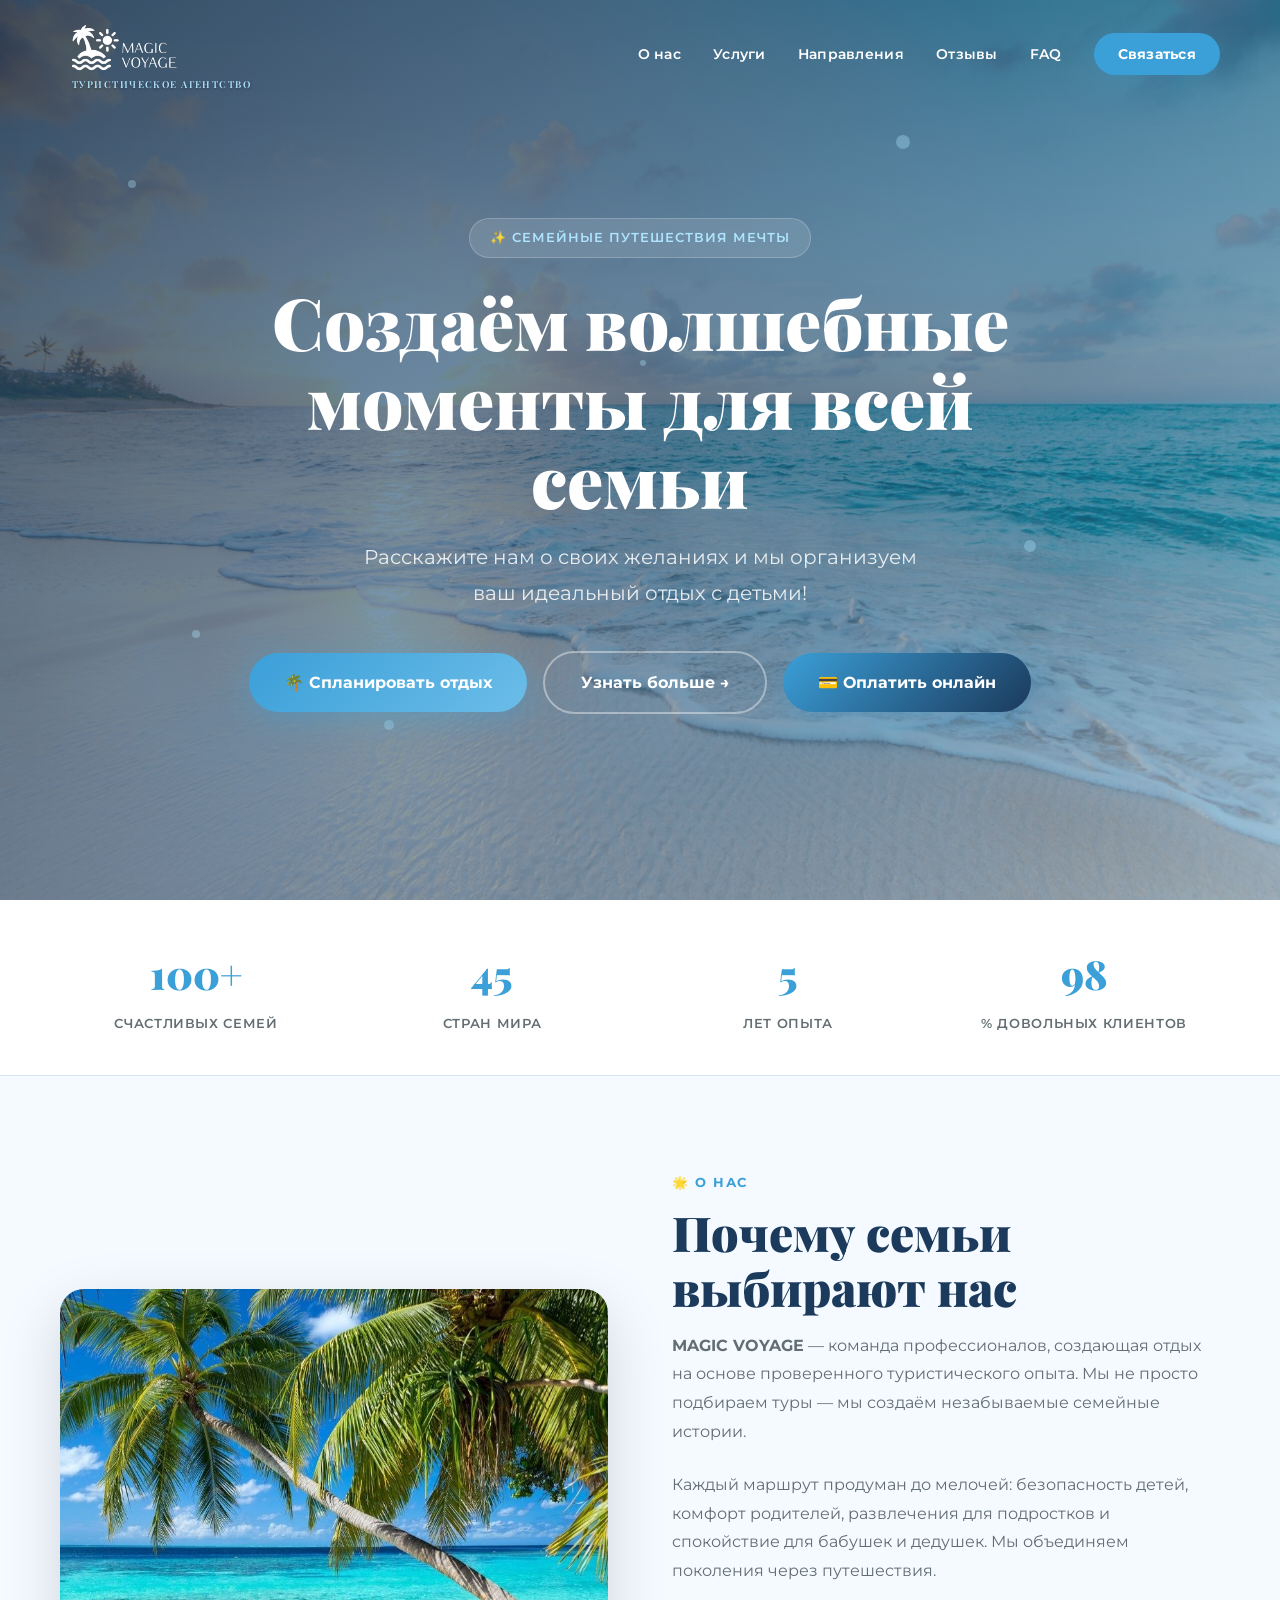
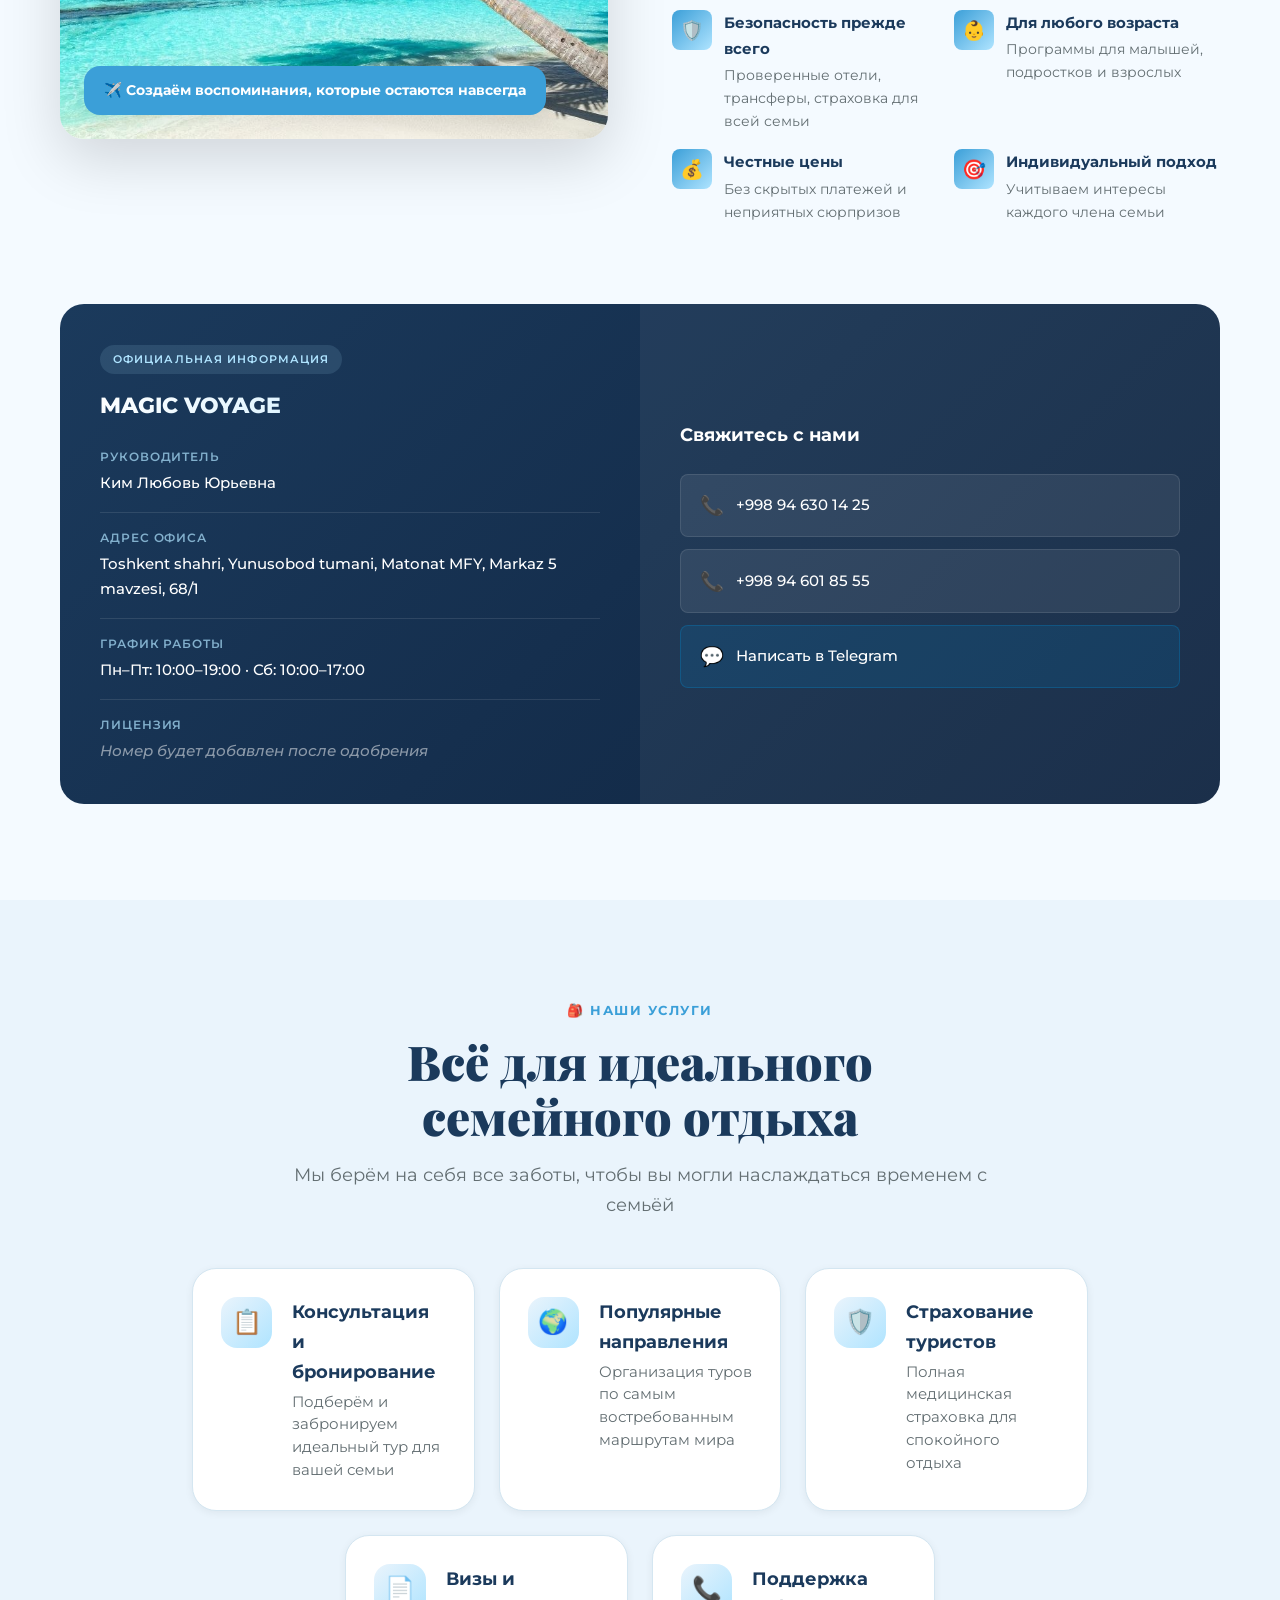
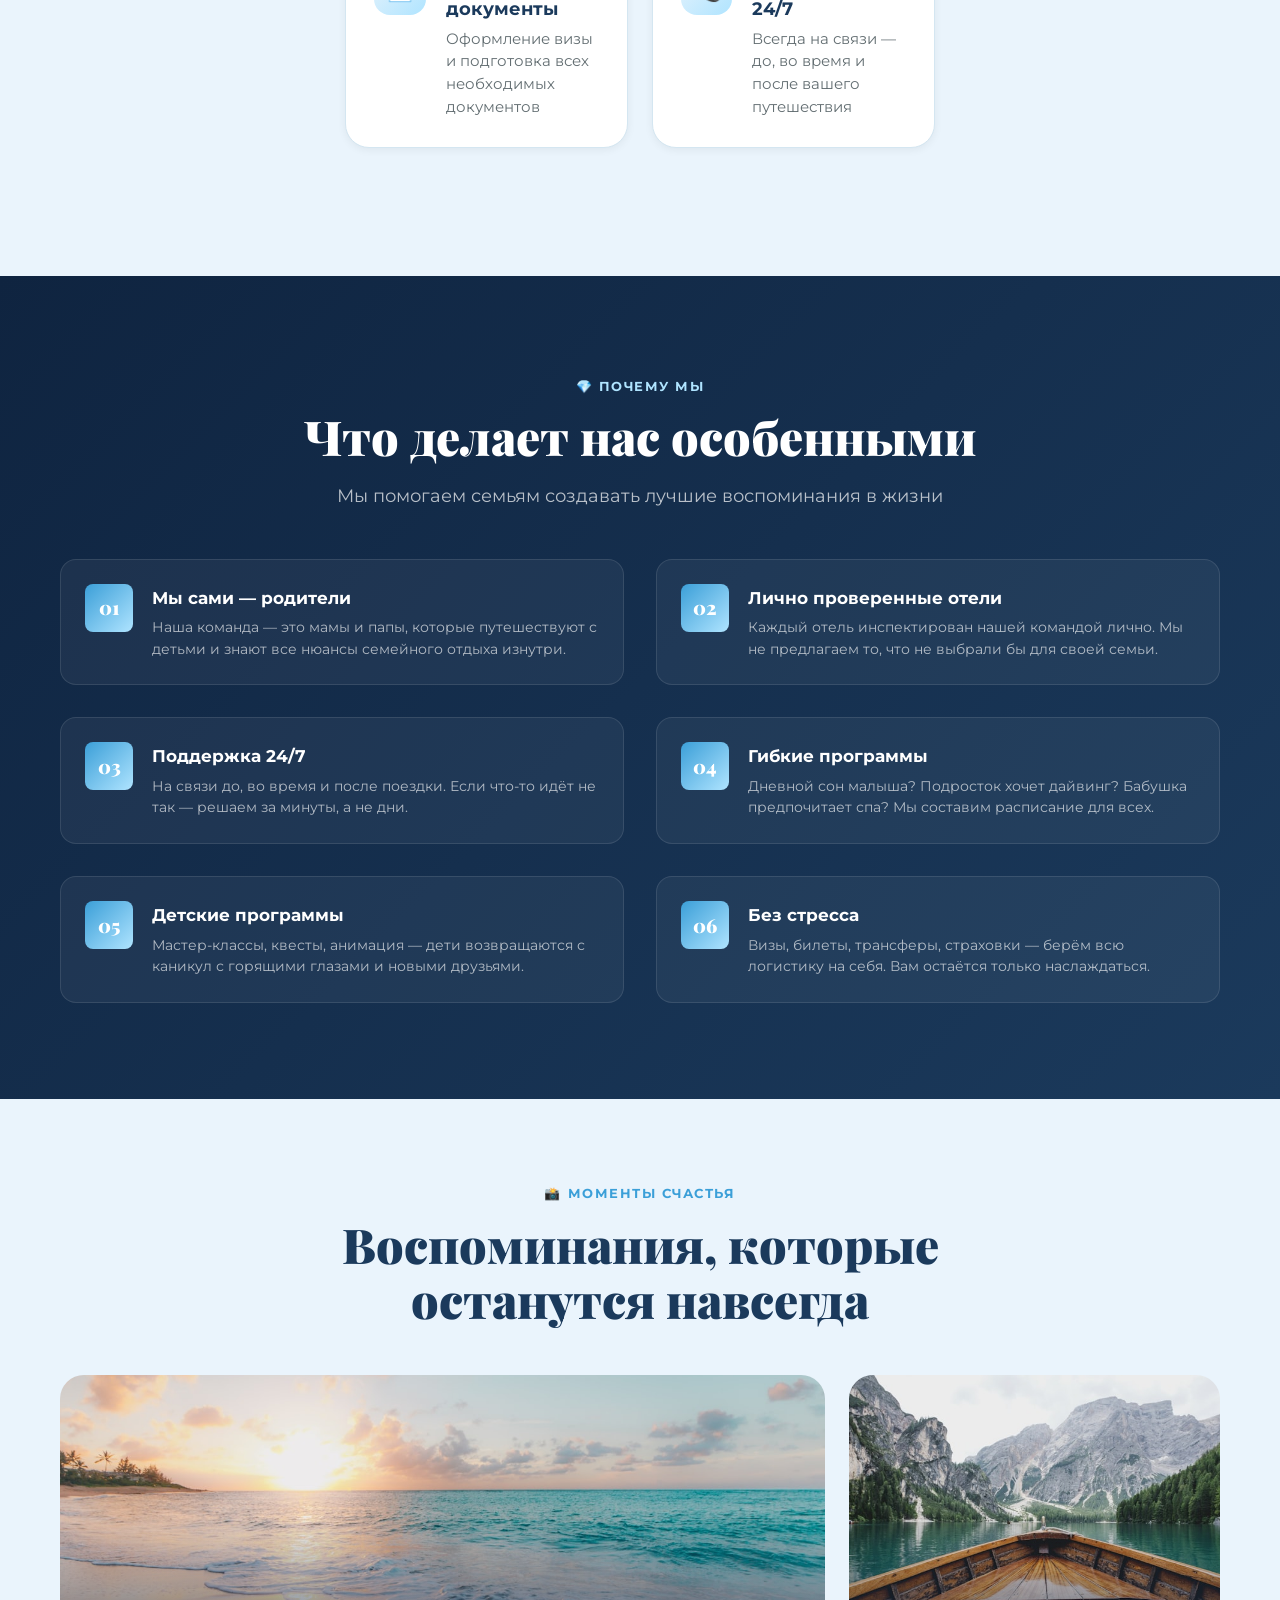
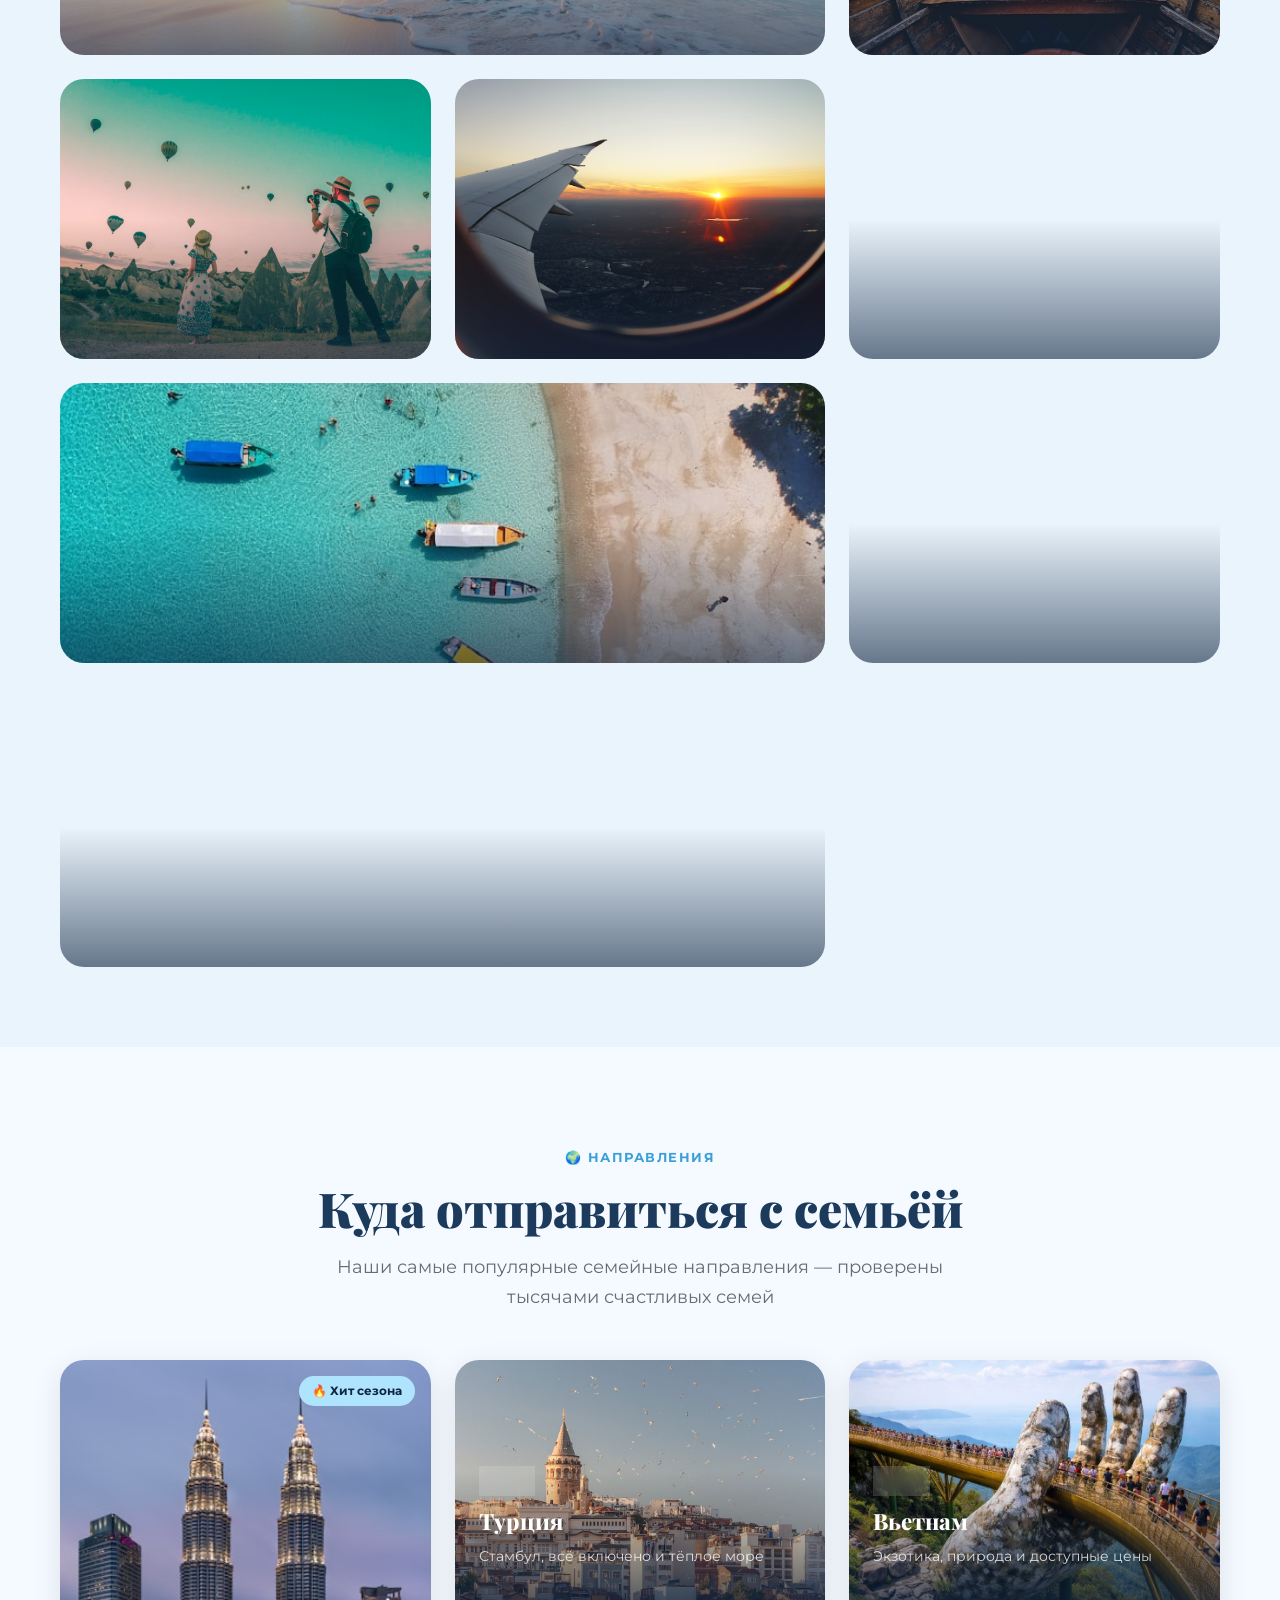
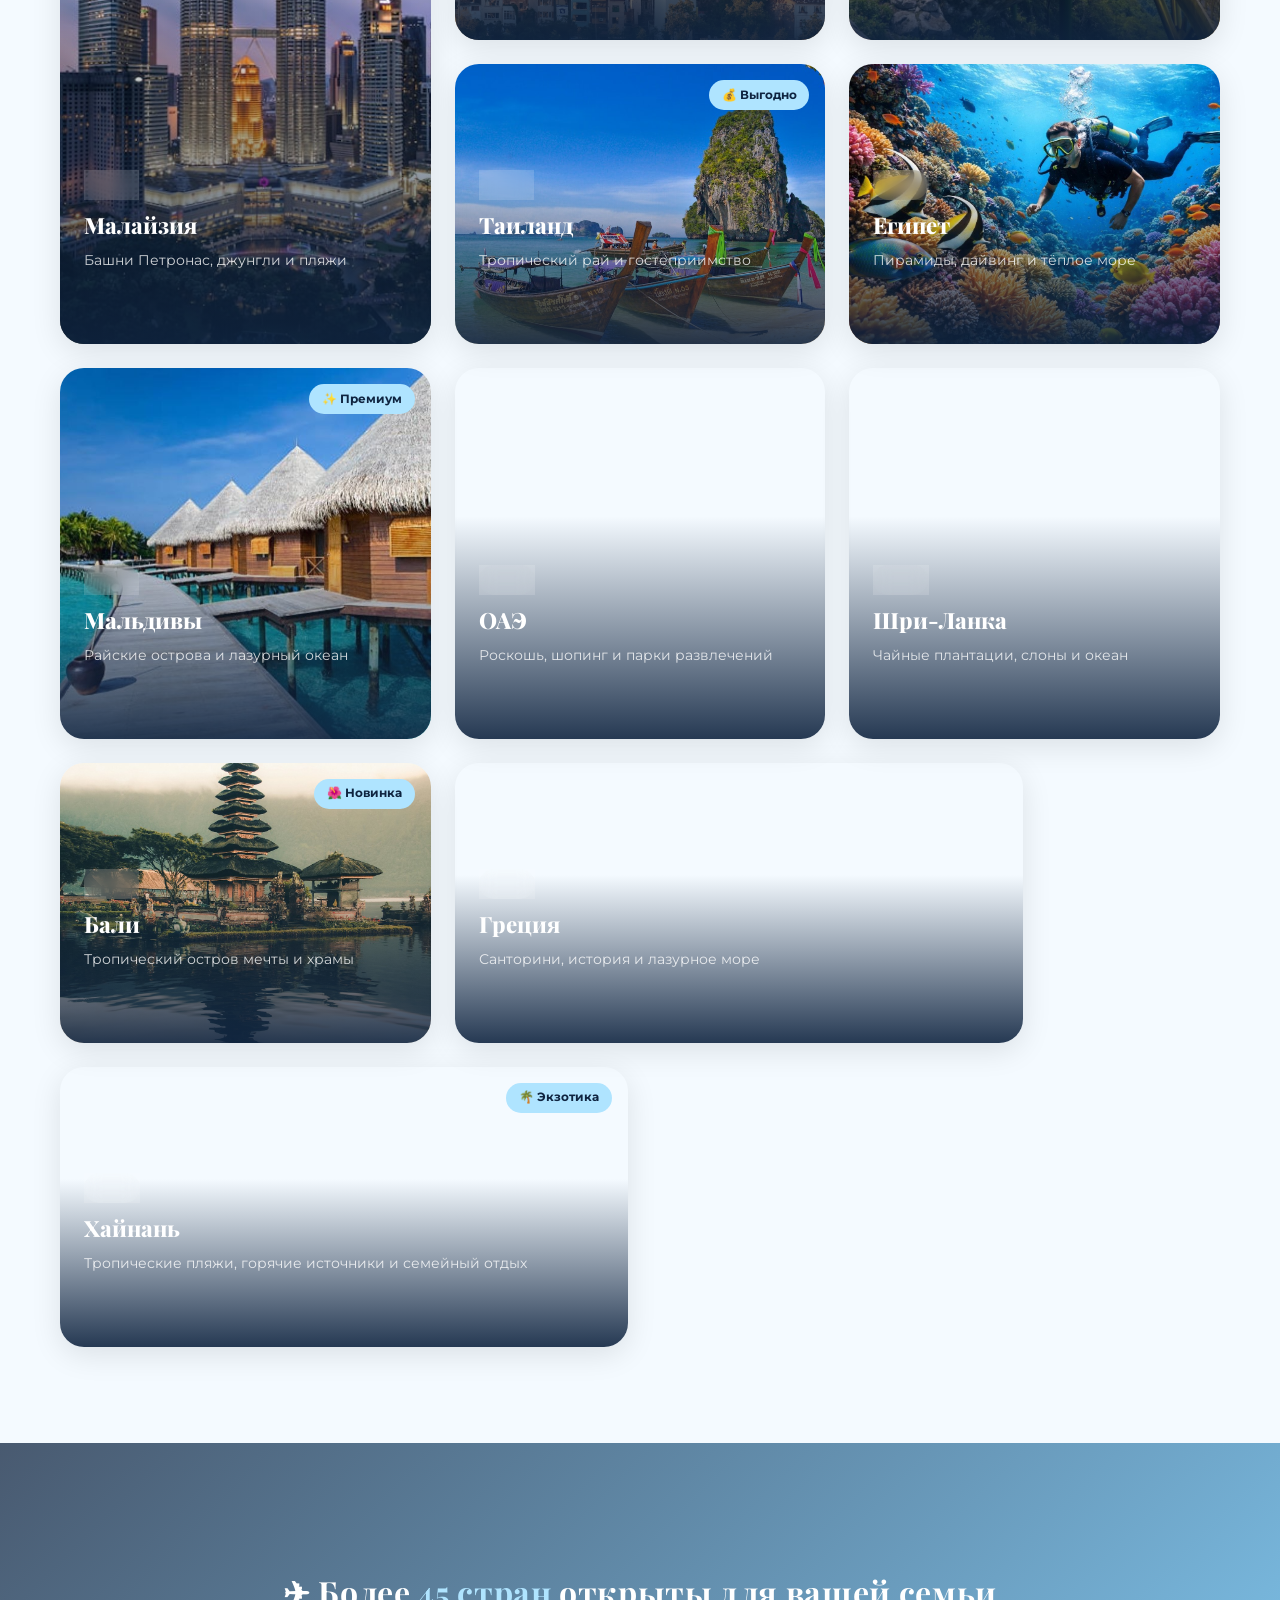
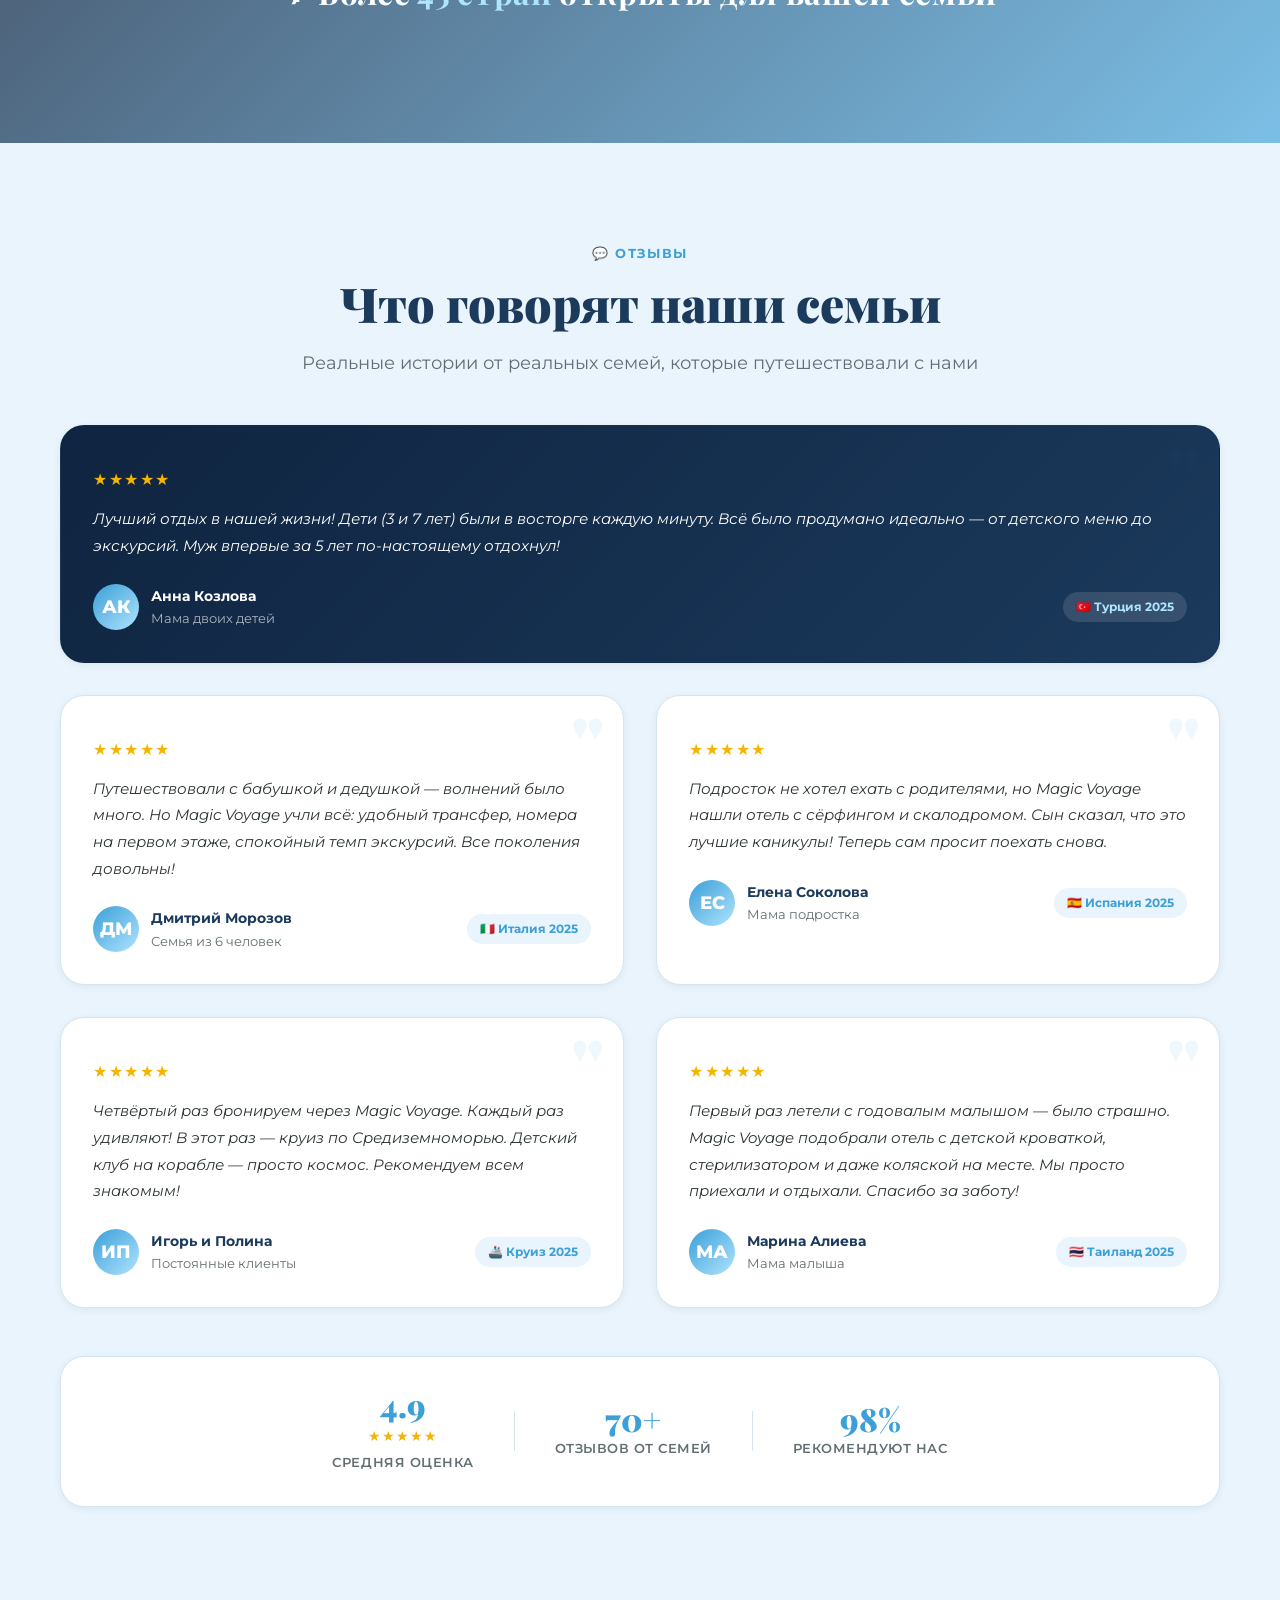
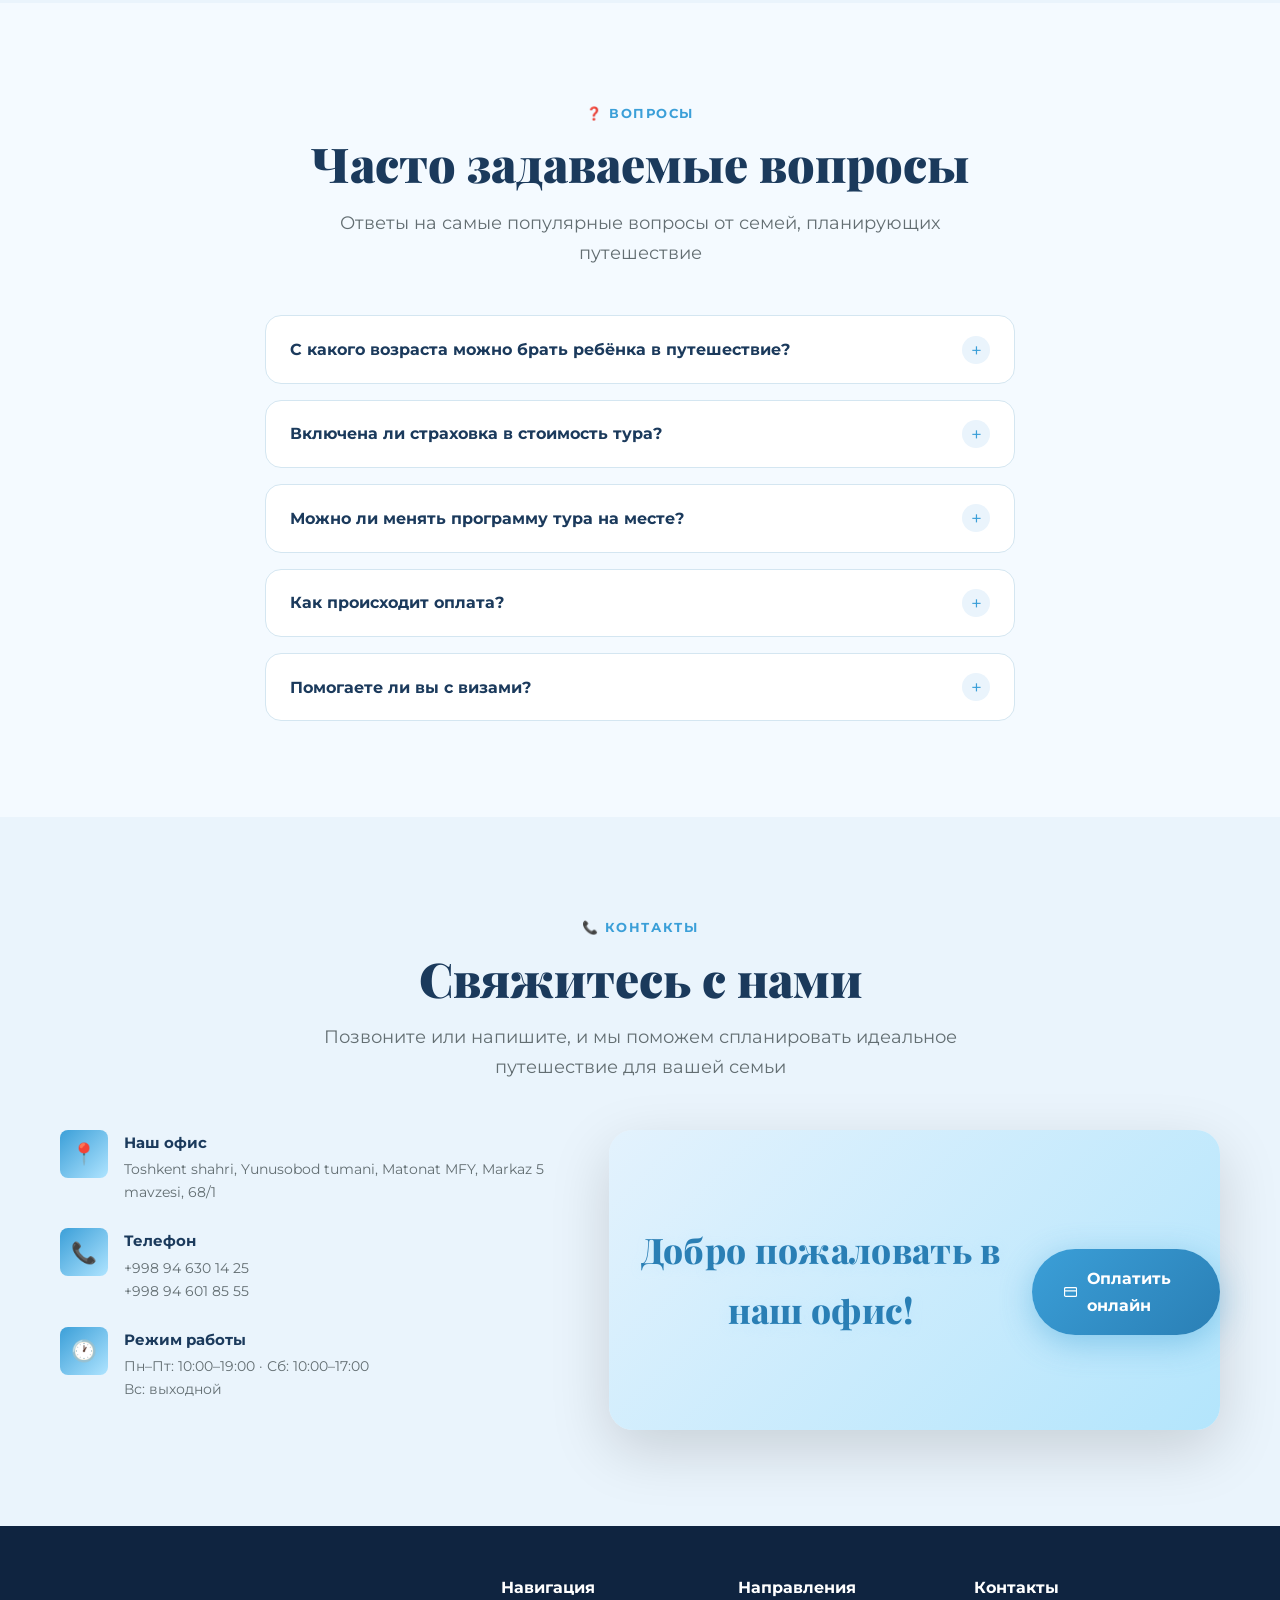
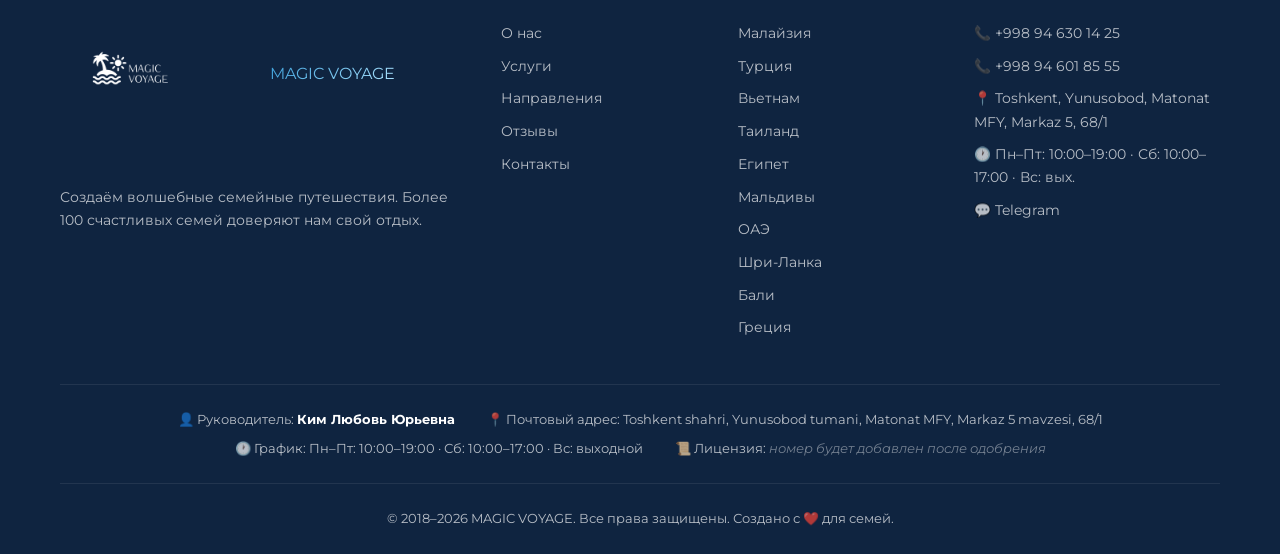
<file: index.html>
<!doctype html>
<html lang="ru">
  <head>
    <meta charset="UTF-8" />
    <meta name="viewport" content="width=device-width, initial-scale=1.0, viewport-fit=cover" />
    <title>MAGIC VOYAGE — Семейный туризм мечты</title>
    <meta
      name="description"
      content="MAGIC VOYAGE — мы создаём незабываемые семейные путешествия. Знаем всё о комфортном отдыхе для всей семьи."
    />
    <link rel="preconnect" href="https://fonts.googleapis.com" />
    <link rel="preconnect" href="https://fonts.gstatic.com" crossorigin />
    <link
      href="https://fonts.googleapis.com/css2?family=Montserrat:wght@400;500;600;700;800;900&family=Playfair+Display:wght@700;800;900&display=swap"
      rel="stylesheet"
    />
    <link rel="stylesheet" href="style.css" />
  </head>
  <body>
    <!-- NAVIGATION -->
    <nav class="nav" id="navbar" role="navigation" aria-label="Основная навигация">
      <div class="container nav__inner">
        <a href="#" class="nav__logo" aria-label="MAGIC VOYAGE - на главную">
          <img src="images/egypt2.jpg/logo-1.svg" alt="MAGIC VOYAGE" class="nav__logo-img" />
          <div class="nav__logo-sub">Туристическое агентство</div>
        </a>

        <div class="nav__links">
          <a href="#about" class="nav__link">О нас</a>
          <a href="#services" class="nav__link">Услуги</a>
          <a href="#destinations" class="nav__link">Направления</a>
          <a href="#reviews" class="nav__link">Отзывы</a>
          <a href="#faq" class="nav__link">FAQ</a>
          <a href="#contact" class="nav__link nav__cta">Связаться</a>
        </div>

        <button class="nav__burger" id="burger" aria-label="Открыть меню" aria-expanded="false">
          <span class="nav__burger-line"></span>
          <span class="nav__burger-line"></span>
          <span class="nav__burger-line"></span>
        </button>
      </div>
    </nav>

    <!-- Mobile menu (outside nav to avoid nested position:fixed issues) -->
    <div class="nav__mobile-menu" id="mobileMenu" role="dialog" aria-label="Мобильное меню">
      <a href="#about" class="nav__mobile-link">О нас</a>
      <a href="#services" class="nav__mobile-link">Услуги</a>
      <a href="#destinations" class="nav__mobile-link">Направления</a>
      <a href="#reviews" class="nav__mobile-link">Отзывы</a>
      <a href="#faq" class="nav__mobile-link">FAQ</a>
      <a href="#contact" class="nav__mobile-link">Связаться</a>
    </div>

    <!-- HERO -->
    <section class="hero" id="hero">
      <div class="hero__particles" aria-hidden="true">
        <div class="hero__particle"></div>
        <div class="hero__particle"></div>
        <div class="hero__particle"></div>
        <div class="hero__particle"></div>
        <div class="hero__particle"></div>
        <div class="hero__particle"></div>
      </div>

      <div class="hero__content">
        <div class="hero__badge">✨ Семейные путешествия мечты</div>
        <h1 class="hero__title">Создаём волшебные моменты для всей семьи</h1>
        <p class="hero__subtitle">Расскажите нам о своих желаниях и мы организуем ваш идеальный отдых с детьми!</p>
        <div class="hero__buttons">
          <a href="#contact" class="btn btn--primary">🌴 Спланировать отдых</a>
          <a href="#about" class="btn btn--outline">Узнать больше →</a>
          <a href="payment.html" class="btn btn--pay">💳 Оплатить онлайн</a>
        </div>
      </div>
    </section>

    <!-- TRUST BAR -->
    <section class="trust-bar" aria-label="Наши достижения">
      <div class="container">
        <div class="trust-bar__inner">
          <div class="trust-bar__item reveal">
            <div class="trust-bar__number" data-count="100">0</div>
            <div class="trust-bar__label">Счастливых семей</div>
          </div>
          <div class="trust-bar__item reveal">
            <div class="trust-bar__number" data-count="45">0</div>
            <div class="trust-bar__label">Стран мира</div>
          </div>
          <div class="trust-bar__item reveal">
            <div class="trust-bar__number" data-count="5">0</div>
            <div class="trust-bar__label">Лет опыта</div>
          </div>
          <div class="trust-bar__item reveal">
            <div class="trust-bar__number" data-count="98">0</div>
            <div class="trust-bar__label">% довольных клиентов</div>
          </div>
        </div>
      </div>
    </section>

    <!-- ABOUT -->
    <section class="section" id="about">
      <div class="container">
        <div class="about__grid">
          <div class="about__image-wrapper reveal-left">
            <img
              src="images/egypt2.jpg/about-family-new.jpg.jpg"
              alt="Счастливая семья на отдыхе у моря"
              class="about__image"
              loading="lazy"
              decoding="async"
              width="800"
              height="450"
            />
            <div class="about__image-badge">✈️ Создаём воспоминания, которые остаются навсегда</div>
          </div>
          <div class="about__content reveal-right">
            <div class="section__tag">🌟 О нас</div>
            <h2 class="section__title">Почему семьи выбирают нас</h2>
            <p class="about__text">
              <strong>MAGIC VOYAGE</strong> — команда профессионалов, создающая отдых на основе проверенного туристического опыта. Мы не
              просто подбираем туры — мы создаём незабываемые семейные истории.
            </p>
            <p class="about__text">
              Каждый маршрут продуман до мелочей: безопасность детей, комфорт родителей, развлечения для подростков и спокойствие для
              бабушек и дедушек. Мы объединяем поколения через путешествия.
            </p>
            <div class="about__features">
              <div class="about__feature">
                <div class="about__feature-icon">🛡️</div>
                <div class="about__feature-text">
                  <h4>Безопасность прежде всего</h4>
                  <p>Проверенные отели, трансферы, страховка для всей семьи</p>
                </div>
              </div>
              <div class="about__feature">
                <div class="about__feature-icon">👶</div>
                <div class="about__feature-text">
                  <h4>Для любого возраста</h4>
                  <p>Программы для малышей, подростков и взрослых</p>
                </div>
              </div>
              <div class="about__feature">
                <div class="about__feature-icon">💰</div>
                <div class="about__feature-text">
                  <h4>Честные цены</h4>
                  <p>Без скрытых платежей и неприятных сюрпризов</p>
                </div>
              </div>
              <div class="about__feature">
                <div class="about__feature-icon">🎯</div>
                <div class="about__feature-text">
                  <h4>Индивидуальный подход</h4>
                  <p>Учитываем интересы каждого члена семьи</p>
                </div>
              </div>
            </div>
          </div>
        </div>

        <!-- Информация о компании -->
        <div class="about__company-info reveal-up">
          <div class="about__company-inner">
            <div class="about__company-left">
              <div class="about__company-badge">Официальная информация</div>
              <h3 class="about__company-heading">MAGIC VOYAGE</h3>
              <ul class="about__company-list">
                <li>
                  <span class="about__company-label">Руководитель</span>
                  <span class="about__company-value">Ким Любовь Юрьевна</span>
                </li>
                <li>
                  <span class="about__company-label">Адрес офиса</span>
                  <span class="about__company-value">Toshkent shahri, Yunusobod tumani, Matonat MFY, Markaz 5 mavzesi, 68/1</span>
                </li>
                <li>
                  <span class="about__company-label">График работы</span>
                  <span class="about__company-value">Пн–Пт: 10:00–19:00 · Сб: 10:00–17:00</span>
                </li>
                <li>
                  <span class="about__company-label">Лицензия</span>
                  <span class="about__company-value about__license-placeholder">Номер будет добавлен после одобрения</span>
                </li>
              </ul>
            </div>
            <div class="about__company-right">
              <div class="about__company-contact-title">Свяжитесь с нами</div>
              <div class="about__company-contacts">
                <a href="tel:+998946301425" class="about__company-contact-link">
                  <span class="about__company-contact-icon">📞</span>
                  <span>+998 94 630 14 25</span>
                </a>
                <a href="tel:+998946018555" class="about__company-contact-link">
                  <span class="about__company-contact-icon">📞</span>
                  <span>+998 94 601 85 55</span>
                </a>
                <a href="https://t.me/Luba262" target="_blank" rel="noopener" class="about__company-contact-link about__company-contact-link--tg">
                  <span class="about__company-contact-icon">💬</span>
                  <span>Написать в Telegram</span>
                </a>
              </div>
            </div>
          </div>
        </div>
      </div>
    </section>

    <!-- SERVICES -->
    <section class="section section--alt" id="services">
      <div class="container">
        <div class="section__header reveal">
          <div class="section__tag">🎒 Наши услуги</div>
          <h2 class="section__title">Всё для идеального семейного отдыха</h2>
          <p class="section__subtitle">Мы берём на себя все заботы, чтобы вы могли наслаждаться временем с семьёй</p>
        </div>

        <ul class="services__summary reveal">
          <li class="services__summary-item">
            <div class="services__summary-icon-wrap">
              <span class="services__summary-icon">📋</span>
            </div>
            <div class="services__summary-content">
              <h3 class="services__summary-title">Консультация и бронирование</h3>
              <p class="services__summary-desc">Подберём и забронируем идеальный тур для вашей семьи</p>
            </div>
          </li>
          <li class="services__summary-item">
            <div class="services__summary-icon-wrap">
              <span class="services__summary-icon">🌍</span>
            </div>
            <div class="services__summary-content">
              <h3 class="services__summary-title">Популярные направления</h3>
              <p class="services__summary-desc">Организация туров по самым востребованным маршрутам мира</p>
            </div>
          </li>
          <li class="services__summary-item">
            <div class="services__summary-icon-wrap">
              <span class="services__summary-icon">🛡️</span>
            </div>
            <div class="services__summary-content">
              <h3 class="services__summary-title">Страхование туристов</h3>
              <p class="services__summary-desc">Полная медицинская страховка для спокойного отдыха</p>
            </div>
          </li>
          <li class="services__summary-item">
            <div class="services__summary-icon-wrap">
              <span class="services__summary-icon">📄</span>
            </div>
            <div class="services__summary-content">
              <h3 class="services__summary-title">Визы и документы</h3>
              <p class="services__summary-desc">Оформление визы и подготовка всех необходимых документов</p>
            </div>
          </li>
          <li class="services__summary-item">
            <div class="services__summary-icon-wrap">
              <span class="services__summary-icon">📞</span>
            </div>
            <div class="services__summary-content">
              <h3 class="services__summary-title">Поддержка 24/7</h3>
              <p class="services__summary-desc">Всегда на связи — до, во время и после вашего путешествия</p>
            </div>
          </li>
        </ul>
      </div>
    </section>

    <!-- WHY US -->
    <section class="section section--dark" id="why-us">
      <div class="container">
        <div class="section__header reveal">
          <div class="section__tag" style="color: var(--color-accent)">💎 Почему мы</div>
          <h2 class="section__title">Что делает нас особенными</h2>
          <p class="section__subtitle">Мы помогаем семьям создавать лучшие воспоминания в жизни</p>
        </div>

        <div class="why-us__grid">
          <div class="why-card reveal">
            <div class="why-card__num">01</div>
            <div>
              <h3 class="why-card__title">Мы сами — родители</h3>
              <p class="why-card__text">
                Наша команда — это мамы и папы, которые путешествуют с детьми и знают все нюансы семейного отдыха изнутри.
              </p>
            </div>
          </div>

          <div class="why-card reveal">
            <div class="why-card__num">02</div>
            <div>
              <h3 class="why-card__title">Лично проверенные отели</h3>
              <p class="why-card__text">
                Каждый отель инспектирован нашей командой лично. Мы не предлагаем то, что не выбрали бы для своей семьи.
              </p>
            </div>
          </div>

          <div class="why-card reveal">
            <div class="why-card__num">03</div>
            <div>
              <h3 class="why-card__title">Поддержка 24/7</h3>
              <p class="why-card__text">На связи до, во время и после поездки. Если что-то идёт не так — решаем за минуты, а не дни.</p>
            </div>
          </div>

          <div class="why-card reveal">
            <div class="why-card__num">04</div>
            <div>
              <h3 class="why-card__title">Гибкие программы</h3>
              <p class="why-card__text">
                Дневной сон малыша? Подросток хочет дайвинг? Бабушка предпочитает спа? Мы составим расписание для всех.
              </p>
            </div>
          </div>

          <div class="why-card reveal">
            <div class="why-card__num">05</div>
            <div>
              <h3 class="why-card__title">Детские программы</h3>
              <p class="why-card__text">
                Мастер-классы, квесты, анимация — дети возвращаются с каникул с горящими глазами и новыми друзьями.
              </p>
            </div>
          </div>

          <div class="why-card reveal">
            <div class="why-card__num">06</div>
            <div>
              <h3 class="why-card__title">Без стресса</h3>
              <p class="why-card__text">
                Визы, билеты, трансферы, страховки — берём всю логистику на себя. Вам остаётся только наслаждаться.
              </p>
            </div>
          </div>
        </div>
      </div>
    </section>

    <!-- PHOTO GALLERY MOSAIC -->
    <section class="gallery-mosaic" aria-label="Фото из путешествий">
      <div class="container">
        <div class="section__header reveal">
          <div class="section__tag">📸 Моменты счастья</div>
          <h2 class="section__title">Воспоминания, которые останутся навсегда</h2>
        </div>
        <div class="gallery-mosaic__grid">
          <div class="gallery-mosaic__item gallery-mosaic__item--wide reveal-scale">
            <img
              src="images/gallery-1.jpg"
              alt="Тропический пляж с белым песком"
              loading="lazy"
              decoding="async"
              width="800"
              height="500"
            />
            <div class="gallery-mosaic__overlay">
              <span>🏖️ Белоснежные пляжи</span>
            </div>
          </div>
          <div class="gallery-mosaic__item reveal-scale">
            <img src="images/gallery-2.jpg" alt="Горное озеро в горах" loading="lazy" decoding="async" width="400" height="400" />
            <div class="gallery-mosaic__overlay">
              <span>🏔️ Горные приключения</span>
            </div>
          </div>
          <div class="gallery-mosaic__item reveal-scale">
            <img src="images/gallery-3.jpg" alt="Путешествие по миру" loading="lazy" decoding="async" width="400" height="400" />
            <div class="gallery-mosaic__overlay">
              <span>✈️ Открытие мира</span>
            </div>
          </div>
          <div class="gallery-mosaic__item reveal-scale">
            <img src="images/gallery-4.jpg" alt="Морской отдых" loading="lazy" decoding="async" width="400" height="400" />
            <div class="gallery-mosaic__overlay">
              <span>🌅 Волшебные закаты</span>
            </div>
          </div>
          <div class="gallery-mosaic__item reveal-scale">
            <img src="images/gallery-7.jpg" alt="Природа и свобода" loading="lazy" decoding="async" width="400" height="400" />
            <div class="gallery-mosaic__overlay">
              <span>🌿 Единение с природой</span>
            </div>
          </div>
          <div class="gallery-mosaic__item gallery-mosaic__item--wide reveal-scale">
            <img src="images/gallery-5.jpg" alt="Закат на пляже" loading="lazy" decoding="async" width="800" height="500" />
            <div class="gallery-mosaic__overlay">
              <span>🌊 Морской бриз</span>
            </div>
          </div>
          <div class="gallery-mosaic__item gallery-mosaic__item--tall reveal-scale">
            <img src="images/gallery-6.jpg" alt="Курортный отель с бассейном" loading="lazy" decoding="async" width="400" height="600" />
            <div class="gallery-mosaic__overlay">
              <span>🏨 Роскошь отелей</span>
            </div>
          </div>
          <div class="gallery-mosaic__item gallery-mosaic__item--wide reveal-scale gallery-mosaic__item--future">
            <img src="images/egypt2.jpg/uae22.jpg" alt="Музей будущего" loading="lazy" decoding="async" width="800" height="600" />
            <div class="gallery-mosaic__overlay">
              <span>🚀 Музей будущего</span>
            </div>
          </div>
        </div>
      </div>
    </section>

    <!-- DESTINATIONS -->
    <section class="section" id="destinations">
      <div class="container">
        <div class="section__header reveal">
          <div class="section__tag">🌍 Направления</div>
          <h2 class="section__title">Куда отправиться с семьёй</h2>
          <p class="section__subtitle">Наши самые популярные семейные направления — проверены тысячами счастливых семей</p>
        </div>

        <div class="destinations__grid">
          <article class="dest-card reveal-scale">
            <img
              src="images/malaysia.jpg"
              alt="Малайзия — башни Петронас и тропическая экзотика"
              class="dest-card__img"
              loading="lazy"
              decoding="async"
              width="800"
              height="600"
            />
            <div class="dest-card__overlay">
              <div class="dest-card__rating">★ 4.9</div>
              <h3 class="dest-card__title">Малайзия</h3>
              <p class="dest-card__desc">Башни Петронас, джунгли и пляжи</p>
              <a href="https://t.me/Luba262" target="_blank" rel="noopener" class="dest-card__btn">Узнать подробнее →</a>
            </div>
            <span class="dest-card__tag">🔥 Хит сезона</span>
          </article>

          <article class="dest-card reveal-scale">
            <img
              src="images/turkey.jpg"
              alt="Турция — Стамбул и лазурное побережье"
              class="dest-card__img"
              loading="lazy"
              decoding="async"
              width="800"
              height="600"
            />
            <div class="dest-card__overlay">
              <div class="dest-card__rating">★ 4.8</div>
              <h3 class="dest-card__title">Турция</h3>
              <p class="dest-card__desc">Стамбул, всё включено и тёплое море</p>
              <a href="https://t.me/Luba262" target="_blank" rel="noopener" class="dest-card__btn">Узнать подробнее →</a>
            </div>
          </article>

          <article class="dest-card reveal-scale">
            <img
              src="images/egypt2.jpg/5336804127700358055.jpg"
              alt="Вьетнам — бухта Халонг и тропические пляжи"
              class="dest-card__img"
              loading="lazy"
              decoding="async"
              width="800"
              height="600"
            />
            <div class="dest-card__overlay">
              <div class="dest-card__rating">★ 4.8</div>
              <h3 class="dest-card__title">Вьетнам</h3>
              <p class="dest-card__desc">Экзотика, природа и доступные цены</p>
              <a href="https://t.me/Luba262" target="_blank" rel="noopener" class="dest-card__btn">Узнать подробнее →</a>
            </div>
          </article>

          <article class="dest-card reveal-scale">
            <img
              src="images/thailand.jpg"
              alt="Таиланд — тропический рай для семьи"
              class="dest-card__img"
              loading="lazy"
              decoding="async"
              width="800"
              height="600"
            />
            <div class="dest-card__overlay">
              <div class="dest-card__rating">★ 4.9</div>
              <h3 class="dest-card__title">Таиланд</h3>
              <p class="dest-card__desc">Тропический рай и гостеприимство</p>
              <a href="https://t.me/Luba262" target="_blank" rel="noopener" class="dest-card__btn">Узнать подробнее →</a>
            </div>
            <span class="dest-card__tag">💰 Выгодно</span>
          </article>

          <article class="dest-card reveal-scale">
            <img
              src="images/egypt2.jpg/5337280933494723501.jpg"
              alt="Египет — пирамиды и Красное море"
              class="dest-card__img"
              loading="lazy"
              decoding="async"
              width="800"
              height="600"
            />
            <div class="dest-card__overlay">
              <div class="dest-card__rating">★ 4.7</div>
              <h3 class="dest-card__title">Египет</h3>
              <p class="dest-card__desc">Пирамиды, дайвинг и тёплое море</p>
              <a href="https://t.me/Luba262" target="_blank" rel="noopener" class="dest-card__btn">Узнать подробнее →</a>
            </div>
          </article>

          <article class="dest-card reveal-scale" style="height: auto; aspect-ratio: 1 / 1">
            <img
              src="images/egypt2.jpg/maldivi23.jpg"
              alt="Мальдивы — кристально чистое море"
              class="dest-card__img"
              loading="lazy"
              decoding="async"
              width="800"
              height="600"
            />
            <div class="dest-card__overlay">
              <div class="dest-card__rating">★ 5.0</div>
              <h3 class="dest-card__title">Мальдивы</h3>
              <p class="dest-card__desc">Райские острова и лазурный океан</p>
              <a href="https://t.me/Luba262" target="_blank" rel="noopener" class="dest-card__btn">Узнать подробнее →</a>
            </div>
            <span class="dest-card__tag">✨ Премиум</span>
          </article>

          <article class="dest-card reveal-scale" style="height: auto; aspect-ratio: 1 / 1">
            <img
              src="images/egypt2.jpg/uae333.jpg"
              alt="ОАЭ — роскошь и современность"
              class="dest-card__img"
              loading="lazy"
              decoding="async"
              width="800"
              height="600"
            />
            <div class="dest-card__overlay">
              <div class="dest-card__rating">★ 4.8</div>
              <h3 class="dest-card__title">ОАЭ</h3>
              <p class="dest-card__desc">Роскошь, шопинг и парки развлечений</p>
              <a href="https://t.me/Luba262" target="_blank" rel="noopener" class="dest-card__btn">Узнать подробнее →</a>
            </div>
          </article>

          <article class="dest-card reveal-scale" style="height: auto; aspect-ratio: 1 / 1">
            <img
              src="images/sri-lanka.jpg"
              alt="Шри-Ланка — чайные плантации и океан"
              class="dest-card__img"
              loading="lazy"
              decoding="async"
              width="800"
              height="600"
            />
            <div class="dest-card__overlay">
              <div class="dest-card__rating">★ 4.7</div>
              <h3 class="dest-card__title">Шри-Ланка</h3>
              <p class="dest-card__desc">Чайные плантации, слоны и океан</p>
              <a href="https://t.me/Luba262" target="_blank" rel="noopener" class="dest-card__btn">Узнать подробнее →</a>
            </div>
          </article>

          <article class="dest-card reveal-scale">
            <img
              src="images/bali.jpg"
              alt="Бали — тропический остров мечты"
              class="dest-card__img"
              loading="lazy"
              decoding="async"
              width="800"
              height="600"
            />
            <div class="dest-card__overlay">
              <div class="dest-card__rating">★ 4.9</div>
              <h3 class="dest-card__title">Бали</h3>
              <p class="dest-card__desc">Тропический остров мечты и храмы</p>
              <a href="https://t.me/Luba262" target="_blank" rel="noopener" class="dest-card__btn">Узнать подробнее →</a>
            </div>
            <span class="dest-card__tag">🌺 Новинка</span>
          </article>

          <article class="dest-card reveal-scale">
            <img
              src="images/greece.jpg"
              alt="Греция — Санторини и лазурное море"
              class="dest-card__img"
              loading="lazy"
              decoding="async"
              width="800"
              height="600"
            />
            <div class="dest-card__overlay">
              <div class="dest-card__rating">★ 4.8</div>
              <h3 class="dest-card__title">Греция</h3>
              <p class="dest-card__desc">Санторини, история и лазурное море</p>
              <a href="https://t.me/Luba262" target="_blank" rel="noopener" class="dest-card__btn">Узнать подробнее →</a>
            </div>
          </article>
          <article class="dest-card reveal-scale">
            <img
              src="images/egypt2.jpg/hainan2.jpg"
              alt="Хайнань — остров тропических чудес и пляжей"
              class="dest-card__img"
              loading="lazy"
              decoding="async"
              width="800"
              height="600"
            />
            <div class="dest-card__overlay">
              <div class="dest-card__rating">★ 4.8</div>
              <h3 class="dest-card__title">Хайнань</h3>
              <p class="dest-card__desc">Тропические пляжи, горячие источники и семейный отдых</p>
              <a href="https://t.me/Luba262" target="_blank" rel="noopener" class="dest-card__btn">Узнать подробнее →</a>
            </div>
            <span class="dest-card__tag">🌴 Экзотика</span>
          </article>
        </div>
      </div>
    </section>

    <!-- IMAGE DIVIDER -->
    <section class="img-divider" aria-hidden="true">
      <div class="img-divider__bg" style="background-image: url(&quot;images/why-us.jpg&quot;)"></div>
      <div class="img-divider__overlay">
        <p class="img-divider__text">✈ Более <strong>45 стран</strong> открыты для вашей семьи</p>
      </div>
    </section>

    <!-- TESTIMONIALS -->
    <section class="section section--alt" id="reviews">
      <div class="container">
        <div class="section__header reveal">
          <div class="section__tag">💬 Отзывы</div>
          <h2 class="section__title">Что говорят наши семьи</h2>
          <p class="section__subtitle">Реальные истории от реальных семей, которые путешествовали с нами</p>
        </div>

        <div class="reviews__grid">
          <article class="review-card review-card--featured reveal">
            <div class="review-card__quote">"</div>
            <div class="review-card__stars">★★★★★</div>
            <p class="review-card__text">
              Лучший отдых в нашей жизни! Дети (3 и 7 лет) были в восторге каждую минуту. Всё было продумано идеально — от детского меню до
              экскурсий. Муж впервые за 5 лет по-настоящему отдохнул!
            </p>
            <div class="review-card__author">
              <div class="review-card__avatar">АК</div>
              <div>
                <div class="review-card__name">Анна Козлова</div>
                <div class="review-card__role">Мама двоих детей</div>
              </div>
              <div class="review-card__destination">🇹🇷 Турция 2025</div>
            </div>
          </article>

          <article class="review-card reveal">
            <div class="review-card__quote">"</div>
            <div class="review-card__stars">★★★★★</div>
            <p class="review-card__text">
              Путешествовали с бабушкой и дедушкой — волнений было много. Но Magic Voyage учли всё: удобный трансфер, номера на первом
              этаже, спокойный темп экскурсий. Все поколения довольны!
            </p>
            <div class="review-card__author">
              <div class="review-card__avatar">ДМ</div>
              <div>
                <div class="review-card__name">Дмитрий Морозов</div>
                <div class="review-card__role">Семья из 6 человек</div>
              </div>
              <div class="review-card__destination">🇮🇹 Италия 2025</div>
            </div>
          </article>

          <article class="review-card reveal">
            <div class="review-card__quote">"</div>
            <div class="review-card__stars">★★★★★</div>
            <p class="review-card__text">
              Подросток не хотел ехать с родителями, но Magic Voyage нашли отель с сёрфингом и скалодромом. Сын сказал, что это лучшие
              каникулы! Теперь сам просит поехать снова.
            </p>
            <div class="review-card__author">
              <div class="review-card__avatar">ЕС</div>
              <div>
                <div class="review-card__name">Елена Соколова</div>
                <div class="review-card__role">Мама подростка</div>
              </div>
              <div class="review-card__destination">🇪🇸 Испания 2025</div>
            </div>
          </article>

          <article class="review-card reveal">
            <div class="review-card__quote">"</div>
            <div class="review-card__stars">★★★★★</div>
            <p class="review-card__text">
              Четвёртый раз бронируем через Magic Voyage. Каждый раз удивляют! В этот раз — круиз по Средиземноморью. Детский клуб на
              корабле — просто космос. Рекомендуем всем знакомым!
            </p>
            <div class="review-card__author">
              <div class="review-card__avatar">ИП</div>
              <div>
                <div class="review-card__name">Игорь и Полина</div>
                <div class="review-card__role">Постоянные клиенты</div>
              </div>
              <div class="review-card__destination">🚢 Круиз 2025</div>
            </div>
          </article>

          <article class="review-card reveal">
            <div class="review-card__quote">"</div>
            <div class="review-card__stars">★★★★★</div>
            <p class="review-card__text">
              Первый раз летели с годовалым малышом — было страшно. Magic Voyage подобрали отель с детской кроваткой, стерилизатором и даже
              коляской на месте. Мы просто приехали и отдыхали. Спасибо за заботу!
            </p>
            <div class="review-card__author">
              <div class="review-card__avatar">МА</div>
              <div>
                <div class="review-card__name">Марина Алиева</div>
                <div class="review-card__role">Мама малыша</div>
              </div>
              <div class="review-card__destination">🇹🇭 Таиланд 2025</div>
            </div>
          </article>
        </div>

        <div class="reviews__summary reveal">
          <div class="reviews__summary-item">
            <span class="reviews__summary-number">4.9</span>
            <span class="reviews__summary-stars">★★★★★</span>
            <span class="reviews__summary-label">Средняя оценка</span>
          </div>
          <div class="reviews__summary-divider"></div>
          <div class="reviews__summary-item">
            <span class="reviews__summary-number">70+</span>
            <span class="reviews__summary-label">Отзывов от семей</span>
          </div>
          <div class="reviews__summary-divider"></div>
          <div class="reviews__summary-item">
            <span class="reviews__summary-number">98%</span>
            <span class="reviews__summary-label">Рекомендуют нас</span>
          </div>
        </div>
      </div>
    </section>

    <!-- FAQ -->
    <section class="section" id="faq">
      <div class="container">
        <div class="section__header reveal">
          <div class="section__tag">❓ Вопросы</div>
          <h2 class="section__title">Часто задаваемые вопросы</h2>
          <p class="section__subtitle">Ответы на самые популярные вопросы от семей, планирующих путешествие</p>
        </div>

        <div class="faq__list">
          <div class="faq-item reveal">
            <button class="faq-item__question" aria-expanded="false">
              С какого возраста можно брать ребёнка в путешествие?
              <span class="faq-item__icon" aria-hidden="true">+</span>
            </button>
            <div class="faq-item__answer" role="region">
              <div class="faq-item__answer-inner">
                Мы организуем путешествия для семей с детьми от 6 месяцев! Для малышей подбираем отели с детской инфраструктурой, удобным
                пляжем и медицинским пунктом. У нас есть специальные программы для самых маленьких путешественников.
              </div>
            </div>
          </div>

          <div class="faq-item reveal">
            <button class="faq-item__question" aria-expanded="false">
              Включена ли страховка в стоимость тура?
              <span class="faq-item__icon" aria-hidden="true">+</span>
            </button>
            <div class="faq-item__answer" role="region">
              <div class="faq-item__answer-inner">
                Да! В каждый наш тур включена расширенная медицинская страховка для всей семьи. Она покрывает экстренные ситуации,
                госпитализацию и эвакуацию.
              </div>
            </div>
          </div>

          <div class="faq-item reveal">
            <button class="faq-item__question" aria-expanded="false">
              Можно ли менять программу тура на месте?
              <span class="faq-item__icon" aria-hidden="true">+</span>
            </button>
            <div class="faq-item__answer" role="region">
              <div class="faq-item__answer-inner">
                Конечно! Наши программы гибкие. Если малыш устал — пропускаем экскурсию. Хотите вместо музея на аквапарк — легко перестроим
                день. Наш координатор на месте всегда на связи и поможет скорректировать план.
              </div>
            </div>
          </div>

          <div class="faq-item reveal">
            <button class="faq-item__question" aria-expanded="false">
              Как происходит оплата?
              <span class="faq-item__icon" aria-hidden="true">+</span>
            </button>
            <div class="faq-item__answer" role="region">
              <div class="faq-item__answer-inner">
                Мы предлагаем удобную рассрочку: предоплата 30%, остаток — за 2 недели до вылета. Принимаем банковские карты, переводы.
                Никаких скрытых платежей — итоговая цена фиксируется в договоре.
                <a href="payment.html" class="faq-pay-link">💳 Оплатить онлайн →</a>
              </div>
            </div>
          </div>

          <div class="faq-item reveal">
            <button class="faq-item__question" aria-expanded="false">
              Помогаете ли вы с визами?
              <span class="faq-item__icon" aria-hidden="true">+</span>
            </button>
            <div class="faq-item__answer" role="region">
              <div class="faq-item__answer-inner">
                Да, полное визовое сопровождение входит в наш сервис. Мы подготовим все документы, заполним анкеты, запишем в визовый центр
                и проконтролируем процесс. Для семей с детьми — помощь с нотариальными доверенностями.
              </div>
            </div>
          </div>
        </div>
      </div>
    </section>

    <!-- CONTACT -->
    <section class="section section--alt" id="contact">
      <div class="container">
        <div class="section__header reveal">
          <div class="section__tag">📞 Контакты</div>
          <h2 class="section__title">Свяжитесь с нами</h2>
          <p class="section__subtitle">Позвоните или напишите, и мы поможем спланировать идеальное путешествие для вашей семьи</p>
        </div>

        <div class="contact__grid">
          <div class="contact__info reveal-left">
            <div class="contact__info-item">
              <div class="contact__info-icon">📍</div>
              <div>
                <div class="contact__info-title">Наш офис</div>
                <div class="contact__info-text">Toshkent shahri, Yunusobod tumani, Matonat MFY, Markaz 5 mavzesi, 68/1</div>
              </div>
            </div>
            <div class="contact__info-item">
              <div class="contact__info-icon">📞</div>
              <div>
                <div class="contact__info-title">Телефон</div>
                <div class="contact__info-text">+998 94 630 14 25</div>
                <div class="contact__info-text">+998 94 601 85 55</div>
              </div>
            </div>
            <div class="contact__info-item">
              <div class="contact__info-icon">🕐</div>
              <div>
                <div class="contact__info-title">Режим работы</div>
                <div class="contact__info-text">Пн–Пт: 10:00–19:00 · Сб: 10:00–17:00</div>
                <div class="contact__info-text">Вс: выходной</div>
              </div>
            </div>
          </div>

          <div class="contact__welcome-bg reveal-right">
            <div class="contact__welcome-text">Добро пожаловать в наш офис!</div>
            <a href="payment.html" class="contact__pay-btn">
              <svg
                width="20"
                height="20"
                viewBox="0 0 24 24"
                fill="none"
                stroke="currentColor"
                stroke-width="2.2"
                stroke-linecap="round"
                stroke-linejoin="round"
              >
                <rect x="1" y="4" width="22" height="16" rx="2" ry="2"></rect>
                <line x1="1" y1="10" x2="23" y2="10"></line>
              </svg>
              Оплатить онлайн
            </a>
          </div>
        </div>
      </div>
    </section>

    <!-- FOOTER -->
    <footer class="footer" role="contentinfo">
      <div class="container">
        <div class="footer__grid">
          <div>
            <div class="footer__logo">
              <img src="images/egypt2.jpg/logo-clean.png" alt="MAGIC VOYAGE" class="footer__logo-img" width="770" height="343" />
              <span>MAGIC VOYAGE</span>
            </div>
            <p class="footer__desc">Создаём волшебные семейные путешествия. Более 100 счастливых семей доверяют нам свой отдых.</p>
          </div>
          <div>
            <h3 class="footer__heading">Навигация</h3>
            <a href="#about" class="footer__link">О нас</a>
            <a href="#services" class="footer__link">Услуги</a>
            <a href="#destinations" class="footer__link">Направления</a>
            <a href="#reviews" class="footer__link">Отзывы</a>
            <a href="#contact" class="footer__link">Контакты</a>
          </div>
          <div>
            <h3 class="footer__heading">Направления</h3>
            <a href="#destinations" class="footer__link">Малайзия</a>
            <a href="#destinations" class="footer__link">Турция</a>
            <a href="#destinations" class="footer__link">Вьетнам</a>
            <a href="#destinations" class="footer__link">Таиланд</a>
            <a href="#destinations" class="footer__link">Египет</a>
            <a href="#destinations" class="footer__link">Мальдивы</a>
            <a href="#destinations" class="footer__link">ОАЭ</a>
            <a href="#destinations" class="footer__link">Шри-Ланка</a>
            <a href="#destinations" class="footer__link">Бали</a>
            <a href="#destinations" class="footer__link">Греция</a>
          </div>
          <div>
            <h3 class="footer__heading">Контакты</h3>
            <a href="tel:+998946301425" class="footer__link">📞 +998 94 630 14 25</a>
            <a href="tel:+998946018555" class="footer__link">📞 +998 94 601 85 55</a>
            <p class="footer__link">📍 Toshkent, Yunusobod, Matonat MFY, Markaz 5, 68/1</p>
            <p class="footer__link">🕐 Пн–Пт: 10:00–19:00 · Сб: 10:00–17:00 · Вс: вых.</p>
            <a href="https://t.me/Luba262" target="_blank" rel="noopener" class="footer__link">💬 Telegram</a>
          </div>
        </div>
        <div class="footer__company-info">
          <div class="footer__company-grid">
            <p class="footer__company-item">👤 Руководитель: <strong>Ким Любовь Юрьевна</strong></p>
            <p class="footer__company-item">📍 Почтовый адрес: Toshkent shahri, Yunusobod tumani, Matonat MFY, Markaz 5 mavzesi, 68/1</p>
            <p class="footer__company-item">🕐 График: Пн–Пт: 10:00–19:00 · Сб: 10:00–17:00 · Вс: выходной</p>
            <p class="footer__company-item">📜 Лицензия: <span class="footer__license-placeholder">номер будет добавлен после одобрения</span></p>
          </div>
        </div>
        <div class="footer__bottom">© 2018–2026 MAGIC VOYAGE. Все права защищены. Создано с ❤️ для семей.</div>
      </div>
    </footer>

    <!-- Back to top -->
    <button class="back-top" id="backTop" aria-label="Наверх">↑</button>

    <script src="script.js" defer></script>
  </body>
</html>
</file>
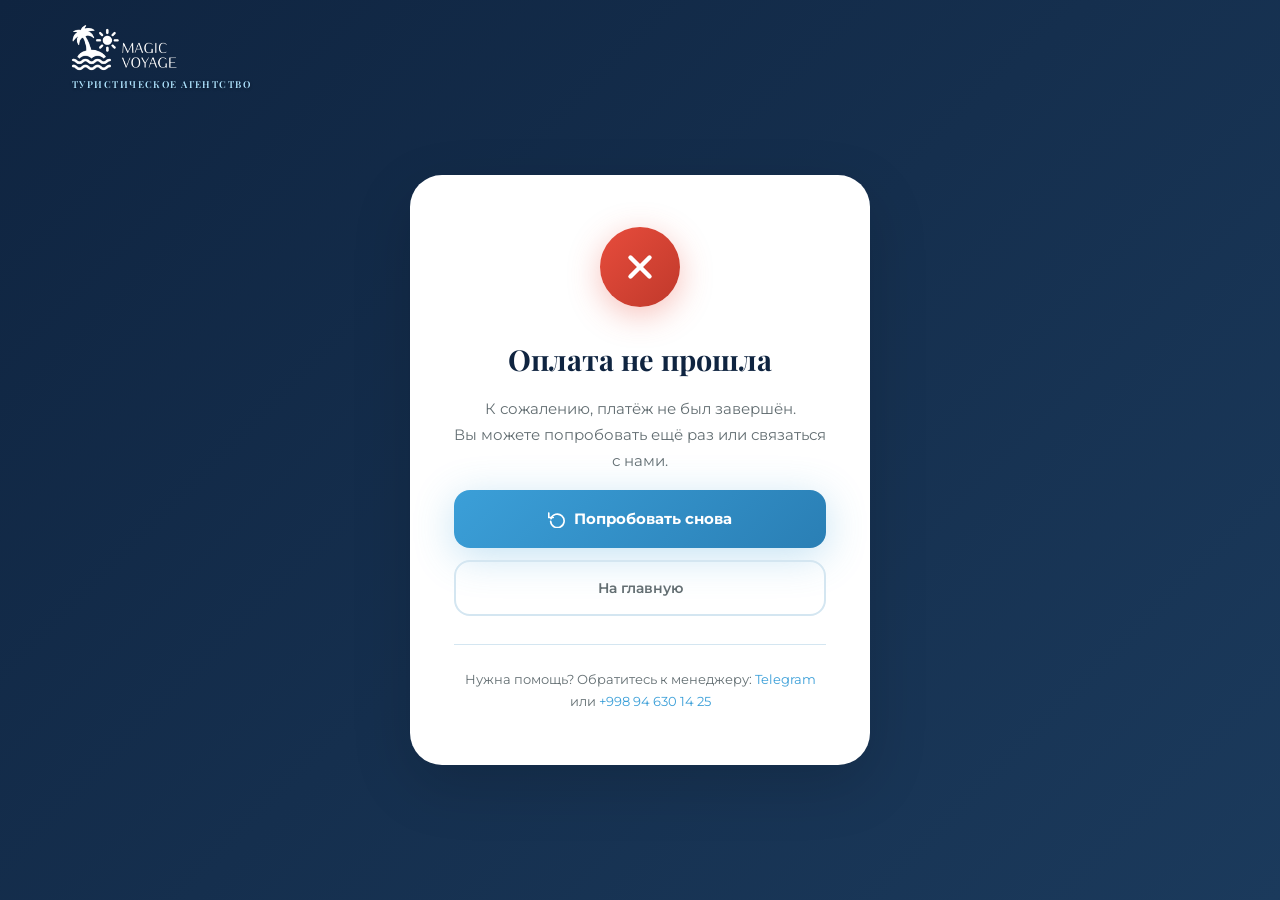
<file: payment-fail.html>
<!doctype html>
<html lang="ru">
  <head>
    <meta charset="UTF-8" />
    <meta name="viewport" content="width=device-width, initial-scale=1.0" />
    <title>Ошибка оплаты — MAGIC VOYAGE</title>
    <link rel="preconnect" href="https://fonts.googleapis.com" />
    <link rel="preconnect" href="https://fonts.gstatic.com" crossorigin />
    <link
      href="https://fonts.googleapis.com/css2?family=Montserrat:wght@400;500;600;700;800&family=Playfair+Display:wght@700&display=swap"
      rel="stylesheet"
    />
    <link rel="stylesheet" href="style.css" />
    <style>
      .result-page {
        min-height: 100vh;
        display: flex;
        align-items: center;
        justify-content: center;
        padding: 100px 16px 60px;
        background: linear-gradient(135deg, var(--color-bg-dark), var(--color-secondary));
      }

      .result-card {
        background: #fff;
        border-radius: var(--radius-xl);
        box-shadow: var(--shadow-lg);
        max-width: 460px;
        width: 100%;
        padding: 52px 44px;
        text-align: center;
      }

      .result-icon {
        width: 80px;
        height: 80px;
        background: linear-gradient(135deg, #e74c3c, #c0392b);
        border-radius: 50%;
        display: flex;
        align-items: center;
        justify-content: center;
        margin: 0 auto 28px;
        box-shadow: 0 8px 32px rgba(231, 76, 60, 0.35);
        animation: popIn 0.5s cubic-bezier(0.175, 0.885, 0.32, 1.275) both;
      }

      @keyframes popIn {
        from {
          transform: scale(0);
          opacity: 0;
        }
        to {
          transform: scale(1);
          opacity: 1;
        }
      }

      .result-title {
        font-family: var(--font-heading);
        font-size: 1.8rem;
        color: var(--color-secondary-dark);
        margin-bottom: 12px;
      }

      .result-text {
        color: var(--color-text-light);
        font-size: 0.95rem;
        line-height: 1.7;
        margin-bottom: 16px;
      }

      /* Блок с сообщением об ошибке из URL-параметра */
      .error-message {
        background: #fff5f5;
        border: 1px solid #fcc;
        border-radius: var(--radius-sm);
        padding: 12px 16px;
        font-size: 0.85rem;
        color: #c0392b;
        margin-bottom: 28px;
        display: none; /* показываем через JS если есть ?msg= */
      }

      .result-actions {
        display: flex;
        flex-direction: column;
        gap: 12px;
      }

      .btn-primary {
        display: inline-flex;
        align-items: center;
        justify-content: center;
        gap: 8px;
        padding: 16px 28px;
        background: linear-gradient(135deg, var(--color-primary), var(--color-primary-dark));
        color: #fff;
        font-family: var(--font-body);
        font-size: 0.95rem;
        font-weight: 700;
        border-radius: var(--radius-md);
        text-decoration: none;
        box-shadow: var(--shadow-glow);
        transition:
          transform var(--transition),
          box-shadow var(--transition);
      }

      .btn-primary:hover {
        transform: translateY(-2px);
        box-shadow: 0 12px 40px rgba(59, 159, 216, 0.4);
      }

      .btn-secondary {
        display: inline-block;
        padding: 14px 28px;
        border: 2px solid var(--color-border);
        border-radius: var(--radius-md);
        color: var(--color-text-light);
        font-family: var(--font-body);
        font-size: 0.9rem;
        font-weight: 600;
        text-decoration: none;
        transition:
          border-color var(--transition),
          color var(--transition);
      }

      .btn-secondary:hover {
        border-color: var(--color-primary);
        color: var(--color-primary);
      }

      .result-contacts {
        margin-top: 28px;
        padding-top: 24px;
        border-top: 1px solid var(--color-border);
        font-size: 0.8rem;
        color: var(--color-text-light);
      }

      .result-contacts a {
        color: var(--color-primary);
        text-decoration: none;
      }
    </style>
  </head>
  <body>
    <nav class="nav" id="navbar">
      <div class="container nav__inner">
        <a href="/" class="nav__logo">
          <img src="images/egypt2.jpg/logo-1.svg" alt="MAGIC VOYAGE" class="nav__logo-img" />
          <div class="nav__logo-sub">Туристическое агентство</div>
        </a>
      </div>
    </nav>

    <main class="result-page">
      <div class="result-card">
        <!-- Иконка ошибки -->
        <div class="result-icon" aria-hidden="true">
          <svg
            width="38"
            height="38"
            viewBox="0 0 24 24"
            fill="none"
            stroke="#fff"
            stroke-width="2.8"
            stroke-linecap="round"
            stroke-linejoin="round"
          >
            <line x1="18" y1="6" x2="6" y2="18"></line>
            <line x1="6" y1="6" x2="18" y2="18"></line>
          </svg>
        </div>

        <h1 class="result-title">Оплата не прошла</h1>
        <p class="result-text">
          К сожалению, платёж не был завершён.<br />
          Вы можете попробовать ещё раз или связаться с нами.
        </p>

        <!-- Детали ошибки (если переданы через ?msg=) -->
        <div class="error-message" id="errorMsg"></div>

        <div class="result-actions">
          <a href="payment.html" class="btn-primary">
            <svg
              width="18"
              height="18"
              viewBox="0 0 24 24"
              fill="none"
              stroke="currentColor"
              stroke-width="2.2"
              stroke-linecap="round"
              stroke-linejoin="round"
            >
              <polyline points="1 4 1 10 7 10"></polyline>
              <path d="M3.51 15a9 9 0 1 0 .49-3.5"></path>
            </svg>
            Попробовать снова
          </a>
          <a href="/" class="btn-secondary">На главную</a>
        </div>

        <div class="result-contacts">
          Нужна помощь? Обратитесь к менеджеру:
          <a href="https://t.me/Luba262">Telegram</a> или
          <a href="tel:+998946301425">+998 94 630 14 25</a>
        </div>
      </div>
    </main>

    <script src="script.js"></script>
    <script>
      // Показываем сообщение об ошибке из URL-параметра ?msg=
      const params = new URLSearchParams(window.location.search);
      const msg = params.get("msg");
      if (msg) {
        const el = document.getElementById("errorMsg");
        el.textContent = decodeURIComponent(msg);
        el.style.display = "block";
      }
    </script>
  </body>
</html>
</file>
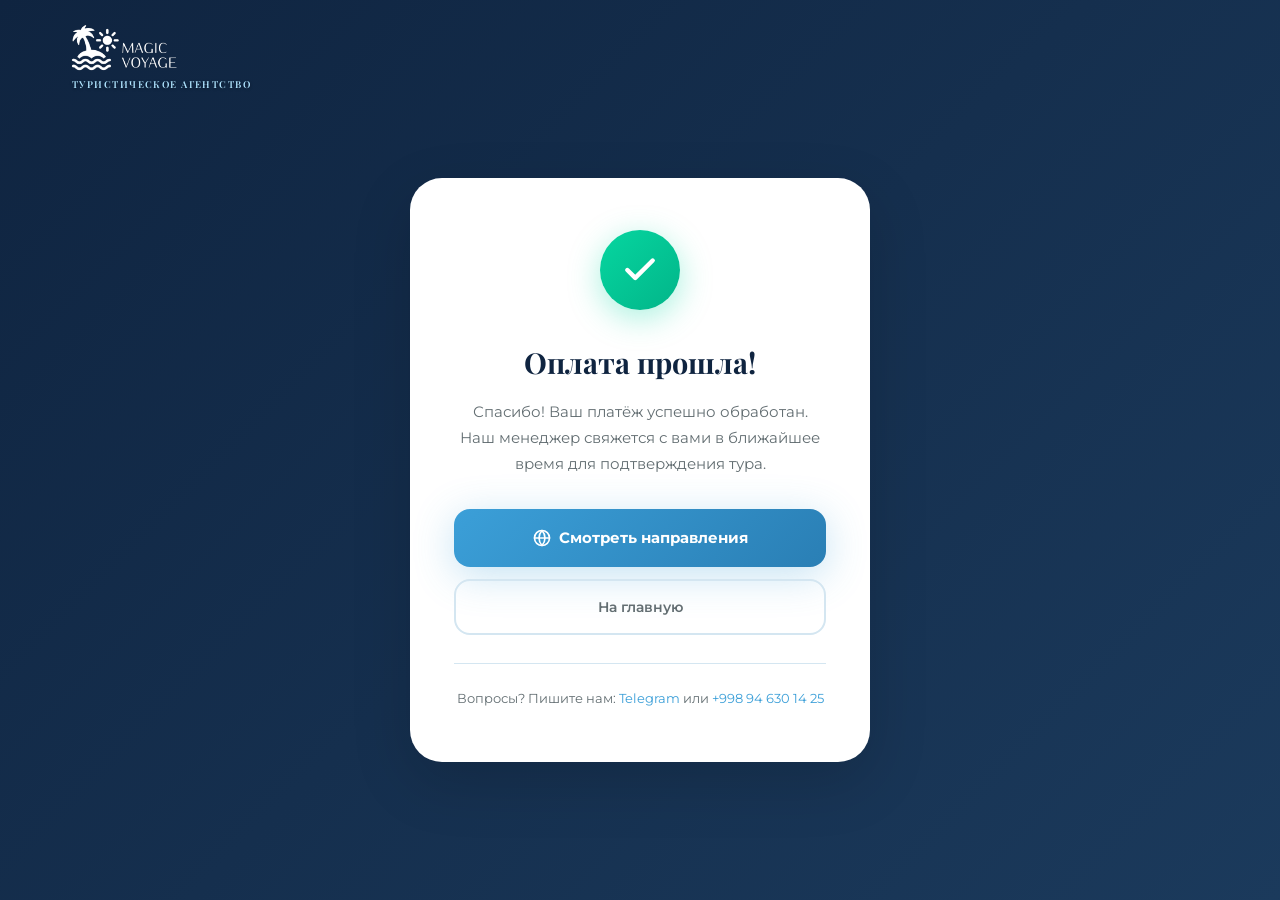
<file: payment-success.html>
<!doctype html>
<html lang="ru">
  <head>
    <meta charset="UTF-8" />
    <meta name="viewport" content="width=device-width, initial-scale=1.0" />
    <title>Оплата прошла успешно — MAGIC VOYAGE</title>
    <link rel="preconnect" href="https://fonts.googleapis.com" />
    <link rel="preconnect" href="https://fonts.gstatic.com" crossorigin />
    <link
      href="https://fonts.googleapis.com/css2?family=Montserrat:wght@400;500;600;700;800&family=Playfair+Display:wght@700&display=swap"
      rel="stylesheet"
    />
    <link rel="stylesheet" href="style.css" />
    <style>
      .result-page {
        min-height: 100vh;
        display: flex;
        align-items: center;
        justify-content: center;
        padding: 100px 16px 60px;
        background: linear-gradient(135deg, var(--color-bg-dark), var(--color-secondary));
      }

      .result-card {
        background: #fff;
        border-radius: var(--radius-xl);
        box-shadow: var(--shadow-lg);
        max-width: 460px;
        width: 100%;
        padding: 52px 44px;
        text-align: center;
      }

      .result-icon {
        width: 80px;
        height: 80px;
        background: linear-gradient(135deg, #06d6a0, #02b589);
        border-radius: 50%;
        display: flex;
        align-items: center;
        justify-content: center;
        margin: 0 auto 28px;
        box-shadow: 0 8px 32px rgba(6, 214, 160, 0.35);
        animation: popIn 0.5s cubic-bezier(0.175, 0.885, 0.32, 1.275) both;
      }

      @keyframes popIn {
        from {
          transform: scale(0);
          opacity: 0;
        }
        to {
          transform: scale(1);
          opacity: 1;
        }
      }

      .result-title {
        font-family: var(--font-heading);
        font-size: 1.8rem;
        color: var(--color-secondary-dark);
        margin-bottom: 12px;
      }

      .result-text {
        color: var(--color-text-light);
        font-size: 0.95rem;
        line-height: 1.7;
        margin-bottom: 32px;
      }

      .result-actions {
        display: flex;
        flex-direction: column;
        gap: 12px;
      }

      .btn-primary {
        display: inline-flex;
        align-items: center;
        justify-content: center;
        gap: 8px;
        padding: 16px 28px;
        background: linear-gradient(135deg, var(--color-primary), var(--color-primary-dark));
        color: #fff;
        font-family: var(--font-body);
        font-size: 0.95rem;
        font-weight: 700;
        border-radius: var(--radius-md);
        text-decoration: none;
        box-shadow: var(--shadow-glow);
        transition:
          transform var(--transition),
          box-shadow var(--transition);
      }

      .btn-primary:hover {
        transform: translateY(-2px);
        box-shadow: 0 12px 40px rgba(59, 159, 216, 0.4);
      }

      .btn-secondary {
        display: inline-block;
        padding: 14px 28px;
        border: 2px solid var(--color-border);
        border-radius: var(--radius-md);
        color: var(--color-text-light);
        font-family: var(--font-body);
        font-size: 0.9rem;
        font-weight: 600;
        text-decoration: none;
        transition:
          border-color var(--transition),
          color var(--transition);
      }

      .btn-secondary:hover {
        border-color: var(--color-primary);
        color: var(--color-primary);
      }

      .result-contacts {
        margin-top: 28px;
        padding-top: 24px;
        border-top: 1px solid var(--color-border);
        font-size: 0.8rem;
        color: var(--color-text-light);
      }

      .result-contacts a {
        color: var(--color-primary);
        text-decoration: none;
      }
    </style>
  </head>
  <body>
    <nav class="nav" id="navbar">
      <div class="container nav__inner">
        <a href="/" class="nav__logo">
          <img src="images/egypt2.jpg/logo-1.svg" alt="MAGIC VOYAGE" class="nav__logo-img" />
          <div class="nav__logo-sub">Туристическое агентство</div>
        </a>
      </div>
    </nav>

    <main class="result-page">
      <div class="result-card">
        <!-- Иконка успеха -->
        <div class="result-icon" aria-hidden="true">
          <svg
            width="38"
            height="38"
            viewBox="0 0 24 24"
            fill="none"
            stroke="#fff"
            stroke-width="2.8"
            stroke-linecap="round"
            stroke-linejoin="round"
          >
            <polyline points="20 6 9 17 4 12"></polyline>
          </svg>
        </div>

        <h1 class="result-title">Оплата прошла!</h1>
        <p class="result-text">
          Спасибо! Ваш платёж успешно обработан.<br />
          Наш менеджер свяжется с вами в ближайшее время для подтверждения тура.
        </p>

        <div class="result-actions">
          <a href="index.html#destinations" class="btn-primary">
            <svg
              width="18"
              height="18"
              viewBox="0 0 24 24"
              fill="none"
              stroke="currentColor"
              stroke-width="2.2"
              stroke-linecap="round"
              stroke-linejoin="round"
            >
              <circle cx="12" cy="12" r="10"></circle>
              <path d="M2 12h20M12 2a15.3 15.3 0 0 1 4 10 15.3 15.3 0 0 1-4 10 15.3 15.3 0 0 1-4-10 15.3 15.3 0 0 1 4-10z"></path>
            </svg>
            Смотреть направления
          </a>
          <a href="/" class="btn-secondary">На главную</a>
        </div>

        <div class="result-contacts">
          Вопросы? Пишите нам:
          <a href="https://t.me/Luba262">Telegram</a> или
          <a href="tel:+998946301425">+998 94 630 14 25</a>
        </div>
      </div>
    </main>

    <script src="script.js"></script>
  </body>
</html>
</file>
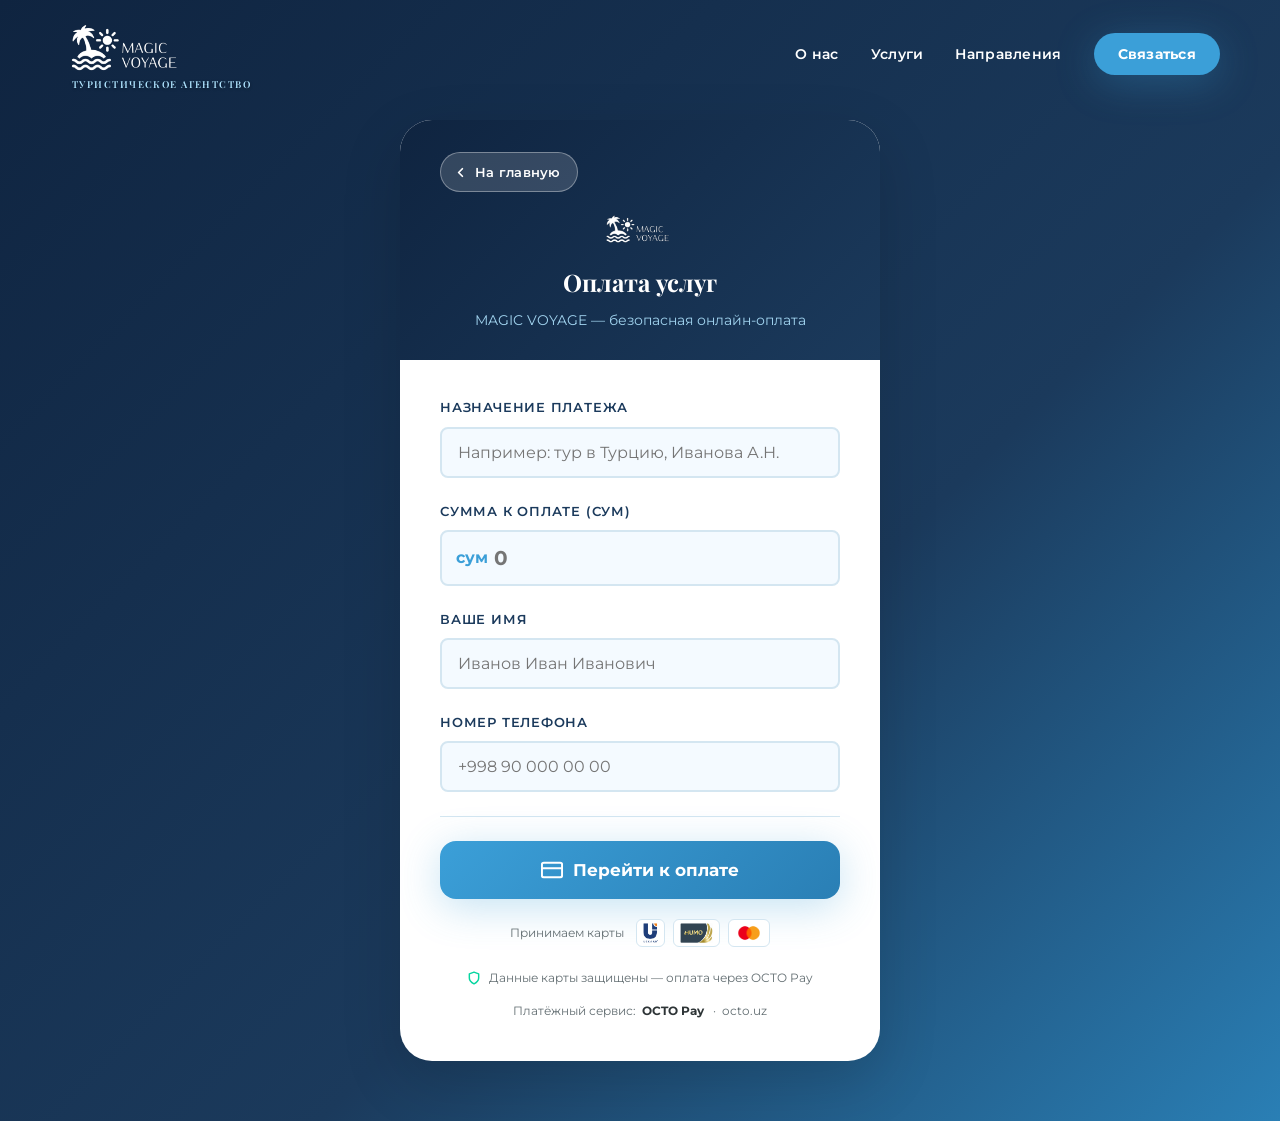
<file: payment.html>
<!doctype html>
<html lang="ru">
  <head>
    <meta charset="UTF-8" />
    <meta name="viewport" content="width=device-width, initial-scale=1.0, viewport-fit=cover" />
    <title>Оплата — MAGIC VOYAGE</title>
    <meta name="description" content="Безопасная онлайн-оплата услуг туристического агентства MAGIC VOYAGE" />
    <link rel="preconnect" href="https://fonts.googleapis.com" />
    <link rel="preconnect" href="https://fonts.gstatic.com" crossorigin />
    <link
      href="https://fonts.googleapis.com/css2?family=Montserrat:wght@400;500;600;700;800;900&family=Playfair+Display:wght@700;800;900&display=swap"
      rel="stylesheet"
    />
    <link rel="stylesheet" href="style.css" />
    <style>
      /* ===== СТРАНИЦА ОПЛАТЫ ===== */
      .payment-page {
        min-height: 100vh;
        display: flex;
        flex-direction: column;
        background: linear-gradient(135deg, var(--color-bg-dark) 0%, var(--color-secondary) 60%, var(--color-primary-dark) 100%);
        padding-top: 80px; /* отступ под фиксированный nav */
      }

      .payment-page__inner {
        flex: 1;
        display: flex;
        align-items: center;
        justify-content: center;
        padding: 40px 16px 60px;
      }

      /* ===== КАРТОЧКА ФОРМЫ ===== */
      .payment-card {
        background: #fff;
        border-radius: var(--radius-xl);
        box-shadow: var(--shadow-lg);
        width: 100%;
        max-width: 480px;
        overflow: hidden;
      }

      .payment-card__header {
        background: linear-gradient(135deg, var(--color-secondary-dark), var(--color-secondary));
        padding: 32px 40px 28px;
        text-align: center;
      }

      .payment-card__logo {
        display: flex;
        align-items: center;
        justify-content: center;
        gap: 10px;
        margin-bottom: 16px;
      }

      .payment-card__logo img {
        height: 36px;
        width: auto;
      }

      .payment-card__title {
        font-family: var(--font-heading);
        font-size: 1.5rem;
        color: #fff;
        margin-bottom: 6px;
      }

      .payment-card__subtitle {
        font-size: 0.85rem;
        color: var(--color-accent);
        opacity: 0.9;
      }

      /* ===== ТЕЛО ФОРМЫ ===== */
      .payment-card__body {
        padding: 36px 40px 40px;
      }

      /* Группа поля */
      .form-group {
        margin-bottom: 22px;
      }

      .form-group label {
        display: block;
        font-size: 0.82rem;
        font-weight: 600;
        color: var(--color-secondary);
        text-transform: uppercase;
        letter-spacing: 0.06em;
        margin-bottom: 8px;
      }

      .form-group input,
      .form-group select,
      .form-group textarea {
        width: 100%;
        padding: 14px 16px;
        border: 2px solid var(--color-border);
        border-radius: var(--radius-sm);
        font-family: var(--font-body);
        font-size: 1rem;
        color: var(--color-text);
        background: var(--color-bg);
        transition:
          border-color var(--transition),
          box-shadow var(--transition);
        outline: none;
        appearance: none;
      }

      .form-group input:focus,
      .form-group select:focus,
      .form-group textarea:focus {
        border-color: var(--color-primary);
        box-shadow: 0 0 0 4px rgba(59, 159, 216, 0.15);
        background: #fff;
      }

      /* Поле суммы с префиксом валюты */
      .amount-wrapper {
        position: relative;
      }

      .amount-wrapper input {
        padding-left: 52px;
        font-size: 1.25rem;
        font-weight: 700;
        letter-spacing: 0.02em;
      }

      .amount-wrapper__currency {
        position: absolute;
        left: 16px;
        top: 50%;
        transform: translateY(-50%);
        font-size: 1rem;
        font-weight: 700;
        color: var(--color-primary);
        pointer-events: none;
        user-select: none;
      }

      /* Ошибка валидации */
      .form-group__error {
        display: none;
        font-size: 0.78rem;
        color: #e74c3c;
        margin-top: 5px;
      }

      .form-group--error input,
      .form-group--error select {
        border-color: #e74c3c;
      }

      .form-group--error .form-group__error {
        display: block;
      }

      /* Разделитель */
      .payment-divider {
        border: none;
        border-top: 1px solid var(--color-border);
        margin: 24px 0;
      }

      /* ===== КНОПКА ОПЛАТЫ ===== */
      .btn-pay {
        display: flex;
        align-items: center;
        justify-content: center;
        gap: 10px;
        width: 100%;
        padding: 18px 24px;
        background: linear-gradient(135deg, var(--color-primary), var(--color-primary-dark));
        color: #fff;
        font-family: var(--font-body);
        font-size: 1.05rem;
        font-weight: 700;
        border: none;
        border-radius: var(--radius-md);
        cursor: pointer;
        box-shadow: var(--shadow-glow);
        transition:
          transform var(--transition),
          box-shadow var(--transition),
          opacity var(--transition);
        text-decoration: none;
      }

      .btn-pay:hover {
        transform: translateY(-2px);
        box-shadow: 0 12px 48px rgba(59, 159, 216, 0.45);
      }

      .btn-pay:active {
        transform: translateY(0);
      }

      .btn-pay:disabled {
        opacity: 0.65;
        cursor: not-allowed;
        transform: none;
      }

      .btn-pay svg {
        flex-shrink: 0;
      }

      /* Спиннер загрузки */
      .btn-pay__spinner {
        display: none;
        width: 20px;
        height: 20px;
        border: 2.5px solid rgba(255, 255, 255, 0.4);
        border-top-color: #fff;
        border-radius: 50%;
        animation: spin 0.7s linear infinite;
      }

      .btn-pay.is-loading .btn-pay__spinner {
        display: block;
      }
      .btn-pay.is-loading .btn-pay__icon {
        display: none;
      }

      @keyframes spin {
        to {
          transform: rotate(360deg);
        }
      }

      /* ===== ПЛАТЁЖНЫЕ СИСТЕМЫ ===== */
      .payment-methods {
        display: flex;
        align-items: center;
        justify-content: center;
        gap: 12px;
        margin-top: 20px;
        flex-wrap: wrap;
      }

      .payment-methods__label {
        font-size: 0.75rem;
        color: var(--color-text-light);
        white-space: nowrap;
      }

      .payment-methods__logos {
        display: flex;
        align-items: center;
        gap: 8px;
      }

      .payment-methods__logo {
        height: 28px;
        width: auto;
        object-fit: contain;
        border: 1px solid var(--color-border);
        border-radius: 6px;
        padding: 3px 6px;
        background: #fff;
      }

      /* ===== ИКОНКИ БЕЗОПАСНОСТИ ===== */
      .payment-secure {
        display: flex;
        align-items: center;
        justify-content: center;
        gap: 8px;
        margin-top: 20px;
        font-size: 0.78rem;
        color: var(--color-text-light);
      }

      .payment-secure svg {
        color: var(--color-success);
        flex-shrink: 0;
      }

      /* ===== БЕЙДЖ OCTO PAY ===== */
      .octo-badge {
        display: flex;
        align-items: center;
        justify-content: center;
        gap: 6px;
        margin-top: 12px;
        font-size: 0.75rem;
        color: var(--color-text-light);
      }

      .octo-badge strong {
        color: var(--color-text);
      }

      /* ===== КНОПКА НАЗАД — внутри шапки карточки ===== */
      .payment-back {
        display: inline-flex;
        align-items: center;
        gap: 7px;
        align-self: flex-start; /* прижать влево */
        padding: 8px 16px 8px 12px;
        background: rgba(255, 255, 255, 0.15);
        border: 1.5px solid rgba(255, 255, 255, 0.35);
        border-radius: var(--radius-full);
        color: #fff;
        font-size: 0.82rem;
        font-weight: 600;
        text-decoration: none;
        letter-spacing: 0.02em;
        transition:
          background var(--transition),
          border-color var(--transition),
          transform var(--transition);
        margin-bottom: 18px; /* отступ до логотипа */
      }

      .payment-back:hover {
        background: rgba(255, 255, 255, 0.28);
        border-color: rgba(255, 255, 255, 0.6);
        transform: translateX(-3px);
      }

      .payment-card__header {
        display: flex;
        flex-direction: column;
        align-items: center;
      }

      /* ===== АДАПТИВ ===== */
      @media (max-width: 520px) {
        .payment-card__header {
          padding: 20px 20px 18px;
        }
        .payment-card__body {
          padding: 24px 20px 28px;
        }
      }
    </style>
  </head>
  <body>
    <!-- NAVIGATION (упрощённый) -->
    <nav class="nav" id="navbar" role="navigation" aria-label="Основная навигация">
      <div class="container nav__inner">
        <a href="/" class="nav__logo" aria-label="MAGIC VOYAGE — на главную">
          <img src="images/egypt2.jpg/logo-1.svg" alt="MAGIC VOYAGE" class="nav__logo-img" />
          <div class="nav__logo-sub">Туристическое агентство</div>
        </a>
        <div class="nav__links">
          <a href="index.html#about" class="nav__link">О нас</a>
          <a href="index.html#services" class="nav__link">Услуги</a>
          <a href="index.html#destinations" class="nav__link">Направления</a>
          <a href="index.html#contact" class="nav__link nav__cta">Связаться</a>
        </div>
        <button class="nav__burger" id="burger" aria-label="Открыть меню" aria-expanded="false">
          <span class="nav__burger-line"></span>
          <span class="nav__burger-line"></span>
          <span class="nav__burger-line"></span>
        </button>
      </div>
    </nav>

    <!-- MOBILE MENU -->
    <div class="nav__mobile-menu" id="mobileMenu" role="dialog" aria-label="Мобильное меню">
      <a href="index.html#about" class="nav__mobile-link">О нас</a>
      <a href="index.html#services" class="nav__mobile-link">Услуги</a>
      <a href="index.html#destinations" class="nav__mobile-link">Направления</a>
      <a href="index.html#contact" class="nav__mobile-link">Связаться</a>
    </div>

    <!-- СТРАНИЦА ОПЛАТЫ -->
    <main class="payment-page">
      <div class="payment-page__inner">
        <div class="payment-card">
          <!-- Шапка карточки -->
          <div class="payment-card__header">
            <!-- Кнопка «Назад» в шапке — хорошо видна на тёмном фоне -->
            <a href="/" class="payment-back" aria-label="Вернуться на главную">
              <svg
                width="15"
                height="15"
                viewBox="0 0 24 24"
                fill="none"
                stroke="currentColor"
                stroke-width="2.8"
                stroke-linecap="round"
                stroke-linejoin="round"
              >
                <polyline points="15 18 9 12 15 6"></polyline>
              </svg>
              На главную
            </a>

            <div class="payment-card__logo">
              <img src="images/egypt2.jpg/logo-1.svg" alt="MAGIC VOYAGE" />
            </div>
            <h1 class="payment-card__title">Оплата услуг</h1>
            <p class="payment-card__subtitle">MAGIC VOYAGE — безопасная онлайн-оплата</p>
          </div>

          <!-- Форма -->
          <div class="payment-card__body">
            <form id="paymentForm" action="payment.php" method="POST" novalidate>
              <!-- Описание / назначение платежа -->
              <div class="form-group" id="group-description">
                <label for="description">Назначение платежа</label>
                <input
                  type="text"
                  id="description"
                  name="description"
                  placeholder="Например: тур в Турцию, Иванова А.Н."
                  maxlength="200"
                  required
                />
                <span class="form-group__error">Укажите назначение платежа</span>
              </div>

              <!-- Сумма (только UZS) -->
              <div class="form-group" id="group-amount">
                <label for="amount">Сумма к оплате (сум)</label>
                <div class="amount-wrapper">
                  <span class="amount-wrapper__currency" id="currencySymbol">сум</span>
                  <input type="number" id="amount" name="amount" placeholder="0" min="1" step="1" required inputmode="numeric" />
                </div>
                <input type="hidden" name="currency" value="UZS" />
                <span class="form-group__error">Введите корректную сумму (больше 0)</span>
              </div>

              <!-- Имя клиента -->
              <div class="form-group" id="group-client_name">
                <label for="client_name">Ваше имя</label>
                <input type="text" id="client_name" name="client_name" placeholder="Иванов Иван Иванович" maxlength="100" required />
                <span class="form-group__error">Укажите ваше имя</span>
              </div>

              <!-- Телефон клиента -->
              <div class="form-group" id="group-client_phone">
                <label for="client_phone">Номер телефона</label>
                <input type="tel" id="client_phone" name="client_phone" placeholder="+998 90 000 00 00" maxlength="20" required />
                <span class="form-group__error">Введите корректный номер телефона</span>
              </div>

              <hr class="payment-divider" />

              <!-- Кнопка оплаты -->
              <button type="submit" class="btn-pay" id="payBtn">
                <svg
                  class="btn-pay__icon"
                  width="22"
                  height="22"
                  viewBox="0 0 24 24"
                  fill="none"
                  stroke="currentColor"
                  stroke-width="2.2"
                  stroke-linecap="round"
                  stroke-linejoin="round"
                >
                  <rect x="1" y="4" width="22" height="16" rx="2" ry="2"></rect>
                  <line x1="1" y1="10" x2="23" y2="10"></line>
                </svg>
                <span class="btn-pay__spinner"></span>
                Перейти к оплате
              </button>
            </form>

            <!-- Принимаемые платёжные системы -->
            <div class="payment-methods">
              <span class="payment-methods__label">Принимаем карты</span>
              <div class="payment-methods__logos">
                <img src="images/logo-uzcard.png" alt="UzCard" class="payment-methods__logo" />
                <img src="images/logo-humo.png" alt="Humo" class="payment-methods__logo" />
                <img src="images/logo-mastercard.png" alt="Mastercard" class="payment-methods__logo" />
              </div>
            </div>

            <!-- Безопасность -->
            <div class="payment-secure">
              <svg
                width="14"
                height="14"
                viewBox="0 0 24 24"
                fill="none"
                stroke="currentColor"
                stroke-width="2.5"
                stroke-linecap="round"
                stroke-linejoin="round"
              >
                <path d="M12 22s8-4 8-10V5l-8-3-8 3v7c0 6 8 10 8 10z"></path>
              </svg>
              Данные карты защищены — оплата через OCTO Pay
            </div>

            <div class="octo-badge">Платёжный сервис: <strong>OCTO Pay</strong> &nbsp;·&nbsp; octo.uz</div>
          </div>
        </div>
      </div>
    </main>

    <script src="script.js"></script>
    <script>
      /* ===== ЛОГИКА ФОРМЫ ОПЛАТЫ ===== */

      const form = document.getElementById("paymentForm");
      const payBtn = document.getElementById("payBtn");

      // Валидация одного поля
      function validateField(input, groupId, checkFn) {
        const group = document.getElementById(groupId);
        const valid = checkFn(input.value.trim());
        group.classList.toggle("form-group--error", !valid);
        return valid;
      }

      // Правила валидации
      const rules = {
        description: (v) => v.length >= 3,
        amount: (v) => parseFloat(v) > 0,
        client_name: (v) => v.length >= 2,
        client_phone: (v) => /^\+?[\d\s\-()]{7,20}$/.test(v),
      };

      // Живая валидация при потере фокуса
      ["description", "amount", "client_name", "client_phone"].forEach((id) => {
        const input = document.getElementById(id);
        input.addEventListener("blur", () => {
          validateField(input, "group-" + id, rules[id]);
        });
        // Снимаем ошибку при вводе
        input.addEventListener("input", () => {
          document.getElementById("group-" + id).classList.remove("form-group--error");
        });
      });

      // Отправка формы
      form.addEventListener("submit", (e) => {
        e.preventDefault();

        // Проверяем все поля
        let allValid = true;
        ["description", "amount", "client_name", "client_phone"].forEach((id) => {
          const input = document.getElementById(id);
          const ok = validateField(input, "group-" + id, rules[id]);
          if (!ok) allValid = false;
        });

        if (!allValid) return;

        // Блокируем кнопку и показываем спиннер
        payBtn.disabled = true;
        payBtn.classList.add("is-loading");
        payBtn.querySelector("span.btn-pay__spinner").style.display = "block";

        // Отправляем форму
        form.submit();
      });
    </script>
  </body>
</html>
</file>
<file: style.css>
/* ===== КНОПКИ ОПЛАТЫ — лендинг ===== */

/* Кнопка в герое */
.btn--pay {
  display: inline-flex;
  align-items: center;
  gap: 8px;
  padding: 14px 28px;
  background: linear-gradient(135deg, #3b9fd8, #1b3a5c);
  color: #fff !important;
  font-weight: 700;
  border-radius: 9999px;
  text-decoration: none;
  box-shadow: 0 8px 32px rgba(59,159,216,0.4);
  transition: transform 0.3s cubic-bezier(0.4,0,0.2,1), box-shadow 0.3s cubic-bezier(0.4,0,0.2,1);
  border: 2px solid rgba(255,255,255,0.2);
}

.btn--pay:hover {
  transform: translateY(-3px);
  box-shadow: 0 14px 48px rgba(59,159,216,0.55);
}

/* Ссылка-кнопка внутри ответа FAQ */
.faq-pay-link {
  display: inline-flex;
  align-items: center;
  gap: 6px;
  margin-top: 14px;
  padding: 10px 20px;
  background: linear-gradient(135deg, #3b9fd8, #2a7fb5);
  color: #fff;
  font-size: 0.88rem;
  font-weight: 700;
  border-radius: 9999px;
  text-decoration: none;
  box-shadow: 0 4px 16px rgba(59,159,216,0.35);
  transition: transform 0.25s ease, box-shadow 0.25s ease;
}

.faq-pay-link:hover {
  transform: translateY(-2px);
  box-shadow: 0 8px 28px rgba(59,159,216,0.5);
}

/* Кнопка оплаты в секции контактов */
.contact__pay-btn {
  display: inline-flex;
  align-items: center;
  gap: 10px;
  margin-top: 24px;
  padding: 16px 32px;
  background: linear-gradient(135deg, #3b9fd8, #2a7fb5);
  color: #fff;
  font-family: var(--font-body);
  font-size: 1rem;
  font-weight: 700;
  border-radius: 9999px;
  text-decoration: none;
  box-shadow: 0 8px 32px rgba(59,159,216,0.45);
  transition: transform 0.3s cubic-bezier(0.4,0,0.2,1), box-shadow 0.3s cubic-bezier(0.4,0,0.2,1);
}

.contact__pay-btn:hover {
  transform: translateY(-3px);
  box-shadow: 0 14px 48px rgba(59,159,216,0.6);
}

/* Специальный стиль для новой широкой картинки "Музей будущего" */
.gallery-mosaic__item--future {
  grid-column: span 1;
  height: 220px;
}

@media (min-width: 768px) {
  .gallery-mosaic__item--future {
    grid-column: span 2;
    height: 420px;
  }
}

@media (min-width: 1025px) {
  .gallery-mosaic__item--future {
    height: 520px;
  }
}
/* ===== DESIGN SYSTEM ===== */
:root {
  --color-primary: #3b9fd8;
  --color-primary-dark: #2a7fb5;
  --color-primary-light: #6bbde8;
  --color-secondary: #1b3a5c;
  --color-secondary-dark: #0f2440;
  --color-secondary-light: #2f6a9e;
  --color-accent: #afe4ff;
  --color-accent-dark: #7dd0f7;
  --color-success: #06d6a0;
  --color-bg: #f4faff;
  --color-bg-alt: #eaf4fc;
  --color-bg-dark: #0f2440;
  --color-text: #2d3436;
  --color-text-light: #636e72;
  --color-text-white: #ffffff;
  --color-border: #d4e6f1;

  --font-heading: 'Playfair Display', Georgia, serif;
  --font-body: 'Montserrat', -apple-system, BlinkMacSystemFont, sans-serif;

  --shadow-sm: 0 2px 8px rgba(0,0,0,0.06);
  --shadow-md: 0 8px 30px rgba(0,0,0,0.1);
  --shadow-lg: 0 20px 60px rgba(0,0,0,0.15);
  --shadow-glow: 0 8px 40px rgba(59,159,216,0.3);

  --radius-sm: 8px;
  --radius-md: 16px;
  --radius-lg: 24px;
  --radius-xl: 32px;
  --radius-full: 9999px;

  --transition: 0.3s cubic-bezier(0.4, 0, 0.2, 1);
  --transition-slow: 0.6s cubic-bezier(0.4, 0, 0.2, 1);
}

/* ===== RESET & BASE ===== */
*, *::before, *::after {
  box-sizing: border-box;
  margin: 0;
  padding: 0;
}

html {
  scroll-behavior: smooth;
  font-size: 16px;
  overflow-x: hidden;
}

body {
  font-family: var(--font-body);
  color: var(--color-text);
  background: var(--color-bg);
  line-height: 1.7;
  overflow-x: hidden;
  -webkit-font-smoothing: antialiased;
}

img {
  max-width: 100%;
  height: auto;
  display: block;
}

a {
  color: inherit;
  text-decoration: none;
}

ul, ol {
  list-style: none;
}

.container {
  width: 100%;
  max-width: 1200px;
  margin: 0 auto;
  padding: 0 1.25rem;
}

/* ===== ANIMATIONS ===== */
@keyframes fadeInUp {
  from { opacity: 0; transform: translateY(40px); }
  to { opacity: 1; transform: translateY(0); }
}

@keyframes fadeInLeft {
  from { opacity: 0; transform: translateX(-40px); }
  to { opacity: 1; transform: translateX(0); }
}

@keyframes fadeInRight {
  from { opacity: 0; transform: translateX(40px); }
  to { opacity: 1; transform: translateX(0); }
}

@keyframes scaleIn {
  from { opacity: 0; transform: scale(0.85); }
  to { opacity: 1; transform: scale(1); }
}

@keyframes float {
  0%, 100% { transform: translateY(0); }
  50% { transform: translateY(-12px); }
}



.reveal {
  opacity: 0;
  transform: translateY(40px);
  transition: opacity 0.8s cubic-bezier(0.4, 0, 0.2, 1), transform 0.8s cubic-bezier(0.4, 0, 0.2, 1);
}

.reveal.visible {
  opacity: 1;
  transform: translateY(0);
}

.reveal-left {
  opacity: 0;
  transform: translateX(-40px);
  transition: opacity 0.8s ease, transform 0.8s ease;
}

.reveal-left.visible {
  opacity: 1;
  transform: translateX(0);
}

.reveal-right {
  opacity: 0;
  transform: translateX(40px);
  transition: opacity 0.8s ease, transform 0.8s ease;
}

.reveal-right.visible {
  opacity: 1;
  transform: translateX(0);
}

.reveal-scale {
  opacity: 0;
  transform: scale(0.85);
  transition: opacity 0.8s ease, transform 0.8s ease;
}

.reveal-scale.visible {
  opacity: 1;
  transform: scale(1);
}

@media (prefers-reduced-motion: reduce) {
  .reveal, .reveal-left, .reveal-right, .reveal-scale {
    opacity: 1;
    transform: none;
    transition: none;
  }
  *, *::before, *::after {
    animation-duration: 0.01ms !important;
    transition-duration: 0.01ms !important;
  }
}

/* ===== NAVIGATION ===== */
.nav {
  position: fixed;
  top: 0;
  left: 0;
  right: 0;
  z-index: 10003;
  padding: 1rem 0;
  padding-top: calc(1rem + env(safe-area-inset-top, 0px));
  transition: var(--transition);
  background: transparent;
}

.nav.scrolled {
  background: rgba(15, 36, 64, 0.92);
  backdrop-filter: blur(20px);
  -webkit-backdrop-filter: blur(20px);
  box-shadow: 0 4px 20px rgba(0, 0, 0, 0.2);
  padding: 0.6rem 0;
  padding-top: calc(0.6rem + env(safe-area-inset-top, 0px));
}

.nav__inner {
  display: flex;
  align-items: center;
  justify-content: space-between;
}

.nav__logo {
  display: flex;
  flex-direction: column;
  align-items: flex-start;
  gap: 0;
  font-family: var(--font-heading);
  font-weight: 900;
  color: var(--color-text-white);
  transition: var(--transition);
  z-index: 10002;
  position: relative;
}

/* .nav__logo-top {
  display: flex;
  align-items: center;
  gap: 0;
} */

.nav__logo-img {
  width: 120px;
  object-fit: contain;
  margin: 0 0 0 8px;
  flex-shrink: 0;
}

.nav__logo-name {
  font-family: var(--font-heading);
  font-size: clamp(1.2rem, 2.5vw, 1.5rem);
  font-weight: 900;
  color: #ffffff;
  line-height: 1.05;
  letter-spacing: 0.02em;
  text-shadow: 0 1px 4px rgba(0, 0, 0, 0.5);
  margin-left: 200px;
  visibility: hidden;
}

.nav__logo-sub {
  margin-left: 12px;
  font-size: 0.6rem;
  font-weight: 600;
  letter-spacing: 0.15em;
  text-transform: uppercase;
  color: var(--color-accent);
  -webkit-text-fill-color: var(--color-accent);
  text-shadow: 0 1px 3px rgba(0, 0, 0, 0.4);
}

.nav.scrolled .nav__logo-sub {
  color: var(--color-accent);
  -webkit-text-fill-color: var(--color-accent);
}

.nav.scrolled .nav__logo-name {
  color: var(--color-text-white);
}

.nav__links {
  display: none;
  gap: 2rem;
  align-items: center;
}

.nav__link {
  font-size: 0.9rem;
  font-weight: 600;
  color: var(--color-text-white);
  position: relative;
  transition: var(--transition);
  letter-spacing: 0.02em;
}

.nav.scrolled .nav__link {
  color: rgba(255, 255, 255, 0.85);
}

.nav.scrolled .nav__link:hover {
  color: var(--color-text-white);
}

.nav__link::after {
  content: '';
  position: absolute;
  bottom: -4px;
  left: 0;
  width: 0;
  height: 2px;
  background: var(--color-primary);
  border-radius: 2px;
  transition: var(--transition);
}

.nav__link:hover::after {
  width: 100%;
}

.nav__cta {
  display: none;
  padding: 0.6rem 1.5rem;
  background: var(--color-primary);
  color: var(--color-text-white) !important;
  border-radius: var(--radius-full);
  font-weight: 700;
  font-size: 0.85rem;
  transition: var(--transition);
  box-shadow: var(--shadow-glow);
}

.nav__cta:hover {
  background: var(--color-primary-dark);
  transform: translateY(-2px);
}

.nav__cta::after {
  display: none !important;
}

/* Mobile menu */
.nav__burger {
  display: flex;
  flex-direction: column;
  justify-content: center;
  gap: 5px;
  width: 44px;
  height: 44px;
  cursor: pointer;
  z-index: 10002;
  background: none;
  border: none;
  padding: 6px;
  position: relative;
}

.nav__burger-line {
  width: 100%;
  height: 2.5px;
  border-radius: 2px;
  background: var(--color-text-white);
  transition: var(--transition);
}

.nav.scrolled .nav__burger-line {
  background: var(--color-text-white);
}

.nav__burger.active .nav__burger-line {
  background: var(--color-text-white);
}

.nav__burger.active .nav__burger-line:nth-child(1) {
  transform: rotate(45deg) translate(6px, 6px);
}

.nav__burger.active .nav__burger-line:nth-child(2) {
  opacity: 0;
  transform: translateX(10px);
}

.nav__burger.active .nav__burger-line:nth-child(3) {
  transform: rotate(-45deg) translate(6px, -6px);
}

/* Body lock when menu is open */
body.menu-open {
  overflow: hidden;
  position: fixed;
  width: 100%;
  height: 100%;
}

.nav__mobile-menu {
  position: fixed;
  top: 0;
  left: 0;
  width: 100%;
  height: 100vh;
  height: 100dvh;
  background: linear-gradient(135deg, var(--color-secondary-dark) 0%, var(--color-secondary) 100%);
  display: flex;
  flex-direction: column;
  justify-content: center;
  align-items: center;
  gap: 1.5rem;
  padding-top: calc(80px + env(safe-area-inset-top, 0px));
  padding-bottom: calc(40px + env(safe-area-inset-bottom, 0px));
  padding-left: env(safe-area-inset-left, 0px);
  padding-right: env(safe-area-inset-right, 0px);
  transform: translateX(100%);
  transition: transform 0.5s cubic-bezier(0.77, 0, 0.175, 1);
  z-index: 10001;
  overflow-y: auto;
  -webkit-overflow-scrolling: touch;
}

.nav__mobile-menu.open {
  transform: translateX(0);
}

.nav__mobile-link {
  font-size: 1.5rem;
  font-weight: 700;
  color: var(--color-text-white);
  transition: var(--transition);
  opacity: 0;
  transform: translateY(20px);
  padding: 0.75rem 2rem;
  border-radius: var(--radius-md);
  -webkit-tap-highlight-color: transparent;
}

.nav__mobile-link:active {
  background: rgba(255, 255, 255, 0.1);
  transform: scale(0.98);
}

.nav__mobile-menu.open .nav__mobile-link {
  opacity: 1;
  transform: translateY(0);
}

.nav__mobile-menu.open .nav__mobile-link:nth-child(1) { transition-delay: 0.1s; }
.nav__mobile-menu.open .nav__mobile-link:nth-child(2) { transition-delay: 0.15s; }
.nav__mobile-menu.open .nav__mobile-link:nth-child(3) { transition-delay: 0.2s; }
.nav__mobile-menu.open .nav__mobile-link:nth-child(4) { transition-delay: 0.25s; }
.nav__mobile-menu.open .nav__mobile-link:nth-child(5) { transition-delay: 0.3s; }
.nav__mobile-menu.open .nav__mobile-link:nth-child(6) { transition-delay: 0.35s; }

.nav__mobile-link:hover {
  color: var(--color-accent);
}

/* ===== HERO SECTION ===== */
.hero {
  position: relative;
  min-height: 100vh;
  min-height: 100dvh;
  display: flex;
  align-items: center;
  justify-content: center;
  text-align: center;
  padding: calc(6rem + env(safe-area-inset-top, 0px)) 1.25rem 4rem;
  background:
    linear-gradient(135deg, rgba(10, 40, 70, 0.75) 0%, rgba(20, 60, 100, 0.6) 40%, rgba(59, 159, 216, 0.35) 100%),
    url('images/hero-bg.jpg') center/cover no-repeat;
  overflow: hidden;
}

.hero::before {
  content: '';
  position: absolute;
  inset: 0;
  background:
    radial-gradient(ellipse at 20% 80%, rgba(175, 228, 255, 0.15) 0%, transparent 60%),
    radial-gradient(ellipse at 80% 20%, rgba(59, 159, 216, 0.12) 0%, transparent 60%);
  pointer-events: none;
}

.hero__particles {
  position: absolute;
  inset: 0;
  overflow: hidden;
  pointer-events: none;
}

.hero__particle {
  position: absolute;
  border-radius: 50%;
  background: rgba(175, 228, 255, 0.35);
  animation: float 6s ease-in-out infinite;
}

.hero__particle:nth-child(1) { width: 8px; height: 8px; top: 20%; left: 10%; animation-delay: 0s; }
.hero__particle:nth-child(2) { width: 12px; height: 12px; top: 60%; left: 80%; animation-delay: 1s; }
.hero__particle:nth-child(3) { width: 6px; height: 6px; top: 40%; left: 50%; animation-delay: 2s; }
.hero__particle:nth-child(4) { width: 10px; height: 10px; top: 80%; left: 30%; animation-delay: 3s; }
.hero__particle:nth-child(5) { width: 14px; height: 14px; top: 15%; left: 70%; animation-delay: 1.5s; }
.hero__particle:nth-child(6) { width: 8px; height: 8px; top: 70%; left: 15%; animation-delay: 2.5s; }

.hero__content {
  position: relative;
  z-index: 2;
  max-width: 800px;
}

.hero__badge {
  display: inline-flex;
  align-items: center;
  gap: 0.5rem;
  padding: 0.5rem 1.2rem;
  background: rgba(255, 255, 255, 0.12);
  backdrop-filter: blur(10px);
  border: 1px solid rgba(255, 255, 255, 0.2);
  border-radius: var(--radius-full);
  color: var(--color-accent);
  font-size: 0.8rem;
  font-weight: 600;
  letter-spacing: 0.08em;
  text-transform: uppercase;
  margin-bottom: 1.5rem;
  animation: fadeInUp 1s ease forwards;
}

.hero__title {
  font-family: var(--font-heading);
  font-size: clamp(2.2rem, 7vw, 4.5rem);
  font-weight: 900;
  color: var(--color-text-white);
  line-height: 1.1;
  margin-bottom: 1.2rem;
  animation: fadeInUp 1s ease 0.2s both;
}

.hero__title-accent {
  background: linear-gradient(135deg, var(--color-accent), #ffffff);
  -webkit-background-clip: text;
  -webkit-text-fill-color: transparent;
  background-clip: text;
}

.hero__subtitle {
  font-size: clamp(1rem, 2.5vw, 1.25rem);
  color: rgba(255, 255, 255, 0.85);
  max-width: 600px;
  margin: 0 auto 2.5rem;
  line-height: 1.8;
  animation: fadeInUp 1s ease 0.4s both;
}

.hero__buttons {
  display: flex;
  flex-direction: column;
  gap: 1rem;
  align-items: center;
  animation: fadeInUp 1s ease 0.6s both;
}

.btn {
  display: inline-flex;
  align-items: center;
  gap: 0.5rem;
  padding: 1rem 2.2rem;
  font-family: var(--font-body);
  font-size: 1rem;
  font-weight: 700;
  border: none;
  border-radius: var(--radius-full);
  cursor: pointer;
  transition: var(--transition);
  text-align: center;
  white-space: nowrap;
}

.btn--primary {
  background: linear-gradient(135deg, var(--color-primary), var(--color-primary-light));
  color: var(--color-text-white);
  box-shadow: 0 8px 30px rgba(59, 159, 216, 0.4);
}

.btn--primary:hover {
  transform: translateY(-3px);
  box-shadow: 0 12px 40px rgba(59, 159, 216, 0.5);
}

.btn--outline {
  background: transparent;
  color: var(--color-text-white);
  border: 2px solid rgba(255, 255, 255, 0.4);
}

.btn--outline:hover {
  background: rgba(255, 255, 255, 0.1);
  border-color: var(--color-text-white);
  transform: translateY(-3px);
}



/* ===== SECTION COMMON ===== */
.section {
  padding: 4rem 0;
}

.section--alt {
  background: var(--color-bg-alt);
}

.section--dark {
  background: linear-gradient(135deg, var(--color-secondary-dark) 0%, var(--color-secondary) 100%);
  color: var(--color-text-white);
}

.section__header {
  text-align: center;
  max-width: 700px;
  margin: 0 auto 3rem;
}

.section__tag {
  display: inline-flex;
  align-items: center;
  gap: 0.4rem;
  font-size: 0.8rem;
  font-weight: 700;
  color: var(--color-primary);
  text-transform: uppercase;
  letter-spacing: 0.12em;
  margin-bottom: 0.75rem;
}

.section__title {
  font-family: var(--font-heading);
  font-size: clamp(1.8rem, 5vw, 3rem);
  font-weight: 900;
  color: var(--color-secondary);
  line-height: 1.15;
  margin-bottom: 1rem;
}

.section--dark .section__title {
  color: var(--color-text-white);
}

.section__subtitle {
  font-size: clamp(0.95rem, 2vw, 1.1rem);
  color: var(--color-text-light);
  line-height: 1.7;
}

.section--dark .section__subtitle {
  color: rgba(255, 255, 255, 0.7);
}

/* ===== TRUST BAR ===== */
.trust-bar {
  padding: 2.5rem 0;
  background: var(--color-text-white);
  border-bottom: 1px solid var(--color-border);
}

.trust-bar__inner {
  display: grid;
  grid-template-columns: repeat(2, 1fr);
  gap: 1.5rem;
  text-align: center;
}

.trust-bar__item {
  display: flex;
  flex-direction: column;
  align-items: center;
  gap: 0.3rem;
}

.trust-bar__number {
  font-family: var(--font-heading);
  font-size: clamp(1.8rem, 4vw, 2.5rem);
  font-weight: 900;
  color: var(--color-primary);
}

.trust-bar__label {
  font-size: 0.8rem;
  font-weight: 600;
  color: var(--color-text-light);
  text-transform: uppercase;
  letter-spacing: 0.05em;
}

/* ===== ABOUT SECTION ===== */
.about__grid {
  display: grid;
  gap: 3rem;
}

.about__image-wrapper {
  position: relative;
  border-radius: var(--radius-lg);
  overflow: hidden;
  box-shadow: var(--shadow-lg);
}

.about__image {
  width: 100%;
  height: 350px;
  object-fit: cover;
}

.about__image-badge {
  position: absolute;
  bottom: 1.5rem;
  left: 1.5rem;
  background: var(--color-primary);
  color: var(--color-text-white);
  padding: 0.75rem 1.25rem;
  border-radius: var(--radius-md);
  font-weight: 700;
  font-size: 0.9rem;
  box-shadow: var(--shadow-md);
}

.about__content {
  display: flex;
  flex-direction: column;
  justify-content: center;
}

.about__text {
  font-size: 1rem;
  color: var(--color-text-light);
  line-height: 1.8;
  margin-bottom: 1.5rem;
}

.about__features {
  display: grid;
  grid-template-columns: 1fr;
  gap: 1rem;
  margin-bottom: 2rem;
}

.about__feature {
  display: flex;
  align-items: flex-start;
  gap: 0.75rem;
}

.about__feature-icon {
  flex-shrink: 0;
  width: 40px;
  height: 40px;
  background: linear-gradient(135deg, var(--color-primary), var(--color-accent));
  border-radius: var(--radius-sm);
  display: flex;
  align-items: center;
  justify-content: center;
  font-size: 1.2rem;
}

.about__feature-text h4 {
  font-size: 0.95rem;
  font-weight: 700;
  color: var(--color-secondary);
  margin-bottom: 0.15rem;
}

.about__feature-text p {
  font-size: 0.85rem;
  color: var(--color-text-light);
}

/* Информация о компании в секции "О нас" */
.about__company-info {
  margin-top: 3rem;
  border-radius: var(--radius-lg, 16px);
  background: linear-gradient(135deg, var(--color-secondary) 0%, var(--color-secondary-dark) 100%);
  overflow: hidden;
  color: #fff;
}

.about__company-inner {
  display: grid;
  grid-template-columns: 1fr 1fr;
}

.about__company-left {
  padding: 2.5rem;
}

.about__company-badge {
  display: inline-block;
  font-size: 0.7rem;
  font-weight: 600;
  text-transform: uppercase;
  letter-spacing: 0.1em;
  color: var(--color-accent);
  background: rgba(175, 228, 255, 0.12);
  padding: 0.3rem 0.8rem;
  border-radius: 100px;
  margin-bottom: 0.75rem;
}

.about__company-heading {
  font-size: 1.4rem;
  font-weight: 800;
  margin-bottom: 1.5rem;
  background: linear-gradient(135deg, #fff, var(--color-accent));
  -webkit-background-clip: text;
  -webkit-text-fill-color: transparent;
  background-clip: text;
}

.about__company-list {
  list-style: none;
  padding: 0;
  margin: 0;
  display: flex;
  flex-direction: column;
  gap: 1rem;
}

.about__company-list li {
  display: flex;
  flex-direction: column;
  gap: 0.15rem;
  padding-bottom: 1rem;
  border-bottom: 1px solid rgba(255, 255, 255, 0.1);
}

.about__company-list li:last-child {
  border-bottom: none;
  padding-bottom: 0;
}

.about__company-label {
  font-size: 0.72rem;
  font-weight: 600;
  text-transform: uppercase;
  letter-spacing: 0.08em;
  color: rgba(175, 228, 255, 0.7);
}

.about__company-value {
  font-size: 0.95rem;
  font-weight: 500;
  color: #fff;
}

.about__license-placeholder {
  font-style: italic;
  opacity: 0.5;
}

.about__company-right {
  padding: 2.5rem;
  background: rgba(255, 255, 255, 0.05);
  display: flex;
  flex-direction: column;
  justify-content: center;
}

.about__company-contact-title {
  font-size: 1.1rem;
  font-weight: 700;
  margin-bottom: 1.5rem;
  color: #fff;
}

.about__company-contacts {
  display: flex;
  flex-direction: column;
  gap: 0.75rem;
}

.about__company-contact-link {
  display: flex;
  align-items: center;
  gap: 0.75rem;
  padding: 0.9rem 1.2rem;
  background: rgba(255, 255, 255, 0.08);
  border: 1px solid rgba(255, 255, 255, 0.1);
  border-radius: var(--radius-sm, 8px);
  color: #fff;
  text-decoration: none;
  font-size: 0.95rem;
  font-weight: 500;
  transition: background 0.3s ease, transform 0.3s ease, border-color 0.3s ease;
}

.about__company-contact-link:hover {
  background: rgba(59, 159, 216, 0.2);
  border-color: var(--color-primary);
  transform: translateX(4px);
}

.about__company-contact-link--tg {
  background: rgba(0, 136, 204, 0.15);
  border-color: rgba(0, 136, 204, 0.3);
}

.about__company-contact-link--tg:hover {
  background: rgba(0, 136, 204, 0.3);
  border-color: #0088cc;
}

.about__company-contact-icon {
  font-size: 1.2rem;
  flex-shrink: 0;
}

/* ===== SERVICES ===== */

.services__summary {
  list-style: none;
  padding: 0;
  margin: 0 auto 2rem;
  display: grid;
  grid-template-columns: 1fr;
  gap: 1rem;
  max-width: 56rem;
}

.services__summary-item {
  display: flex;
  align-items: flex-start;
  gap: 1.25rem;
  background: var(--color-text-white);
  border-radius: var(--radius-lg);
  padding: 1.5rem;
  box-shadow: var(--shadow-sm);
  border: 1px solid var(--color-border);
  transition: all 0.35s cubic-bezier(0.4, 0, 0.2, 1);
  position: relative;
  overflow: hidden;
}

.services__summary-item::before {
  content: '';
  position: absolute;
  top: 0;
  left: 0;
  width: 4px;
  height: 100%;
  background: linear-gradient(180deg, var(--color-primary), var(--color-primary-light));
  border-radius: 4px 0 0 4px;
  opacity: 0;
  transition: opacity 0.35s ease;
}

.services__summary-item:hover {
  transform: translateY(-4px);
  box-shadow: var(--shadow-md);
  border-color: var(--color-primary-light);
}

.services__summary-item:hover::before {
  opacity: 1;
}

.services__summary-icon-wrap {
  width: 3.2rem;
  height: 3.2rem;
  min-width: 3.2rem;
  display: flex;
  align-items: center;
  justify-content: center;
  background: linear-gradient(135deg, var(--color-bg-alt), var(--color-accent));
  border-radius: var(--radius-md);
  transition: all 0.35s ease;
}

.services__summary-item:hover .services__summary-icon-wrap {
  background: linear-gradient(135deg, var(--color-primary), var(--color-primary-light));
  transform: scale(1.08);
  box-shadow: 0 4px 15px rgba(59, 159, 216, 0.3);
}

.services__summary-icon {
  font-size: 1.5rem;
  line-height: 1;
}

.services__summary-content {
  flex: 1;
}

.services__summary-title {
  font-family: var(--font-body);
  font-size: clamp(1rem, 2vw, 1.1rem);
  font-weight: 700;
  color: var(--color-secondary);
  margin: 0 0 0.25rem;
}

.services__summary-desc {
  font-size: clamp(0.85rem, 1.5vw, 0.95rem);
  color: var(--color-text-light);
  margin: 0;
  line-height: 1.5;
}

.services__grid {
  display: grid;
  grid-template-columns: 1fr;
  gap: 1.5rem;
}

.service-card {
  background: var(--color-text-white);
  border-radius: var(--radius-lg);
  padding: 2rem 1.5rem;
  box-shadow: var(--shadow-sm);
  border: 1px solid var(--color-border);
  transition: var(--transition);
  position: relative;
  overflow: hidden;
}

.service-card::before {
  content: '';
  position: absolute;
  top: 0;
  left: 0;
  right: 0;
  height: 4px;
  background: linear-gradient(90deg, var(--color-primary), var(--color-accent));
  transform: scaleX(0);
  transition: var(--transition);
}

.service-card:hover {
  transform: translateY(-8px);
  box-shadow: var(--shadow-lg);
}

.service-card:hover::before {
  transform: scaleX(1);
}

.service-card__icon {
  width: 60px;
  height: 60px;
  border-radius: var(--radius-md);
  background: var(--color-bg-alt);
  display: flex;
  align-items: center;
  justify-content: center;
  font-size: 1.8rem;
  margin-bottom: 1.2rem;
  transition: var(--transition);
}

.service-card:hover .service-card__icon {
  background: linear-gradient(135deg, var(--color-primary), var(--color-accent));
  transform: scale(1.1);
}

.service-card__title {
  font-family: var(--font-heading);
  font-size: 1.2rem;
  font-weight: 800;
  color: var(--color-secondary);
  margin-bottom: 0.6rem;
}

.service-card__text {
  font-size: 0.9rem;
  color: var(--color-text-light);
  line-height: 1.7;
}

/* ===== WHY US ===== */
.why-us__grid {
  display: grid;
  gap: 2rem;
}

.why-card {
  display: flex;
  gap: 1.2rem;
  padding: 1.5rem;
  background: rgba(255, 255, 255, 0.05);
  border: 1px solid rgba(255, 255, 255, 0.1);
  border-radius: var(--radius-md);
  transition: var(--transition);
}

.why-card:hover {
  background: rgba(255, 255, 255, 0.1);
  transform: translateX(8px);
}

.why-card__num {
  flex-shrink: 0;
  width: 48px;
  height: 48px;
  background: linear-gradient(135deg, var(--color-primary), var(--color-accent));
  border-radius: var(--radius-sm);
  display: flex;
  align-items: center;
  justify-content: center;
  font-family: var(--font-heading);
  font-size: 1.2rem;
  font-weight: 900;
  color: var(--color-text-white);
}

.why-card__title {
  font-size: 1.05rem;
  font-weight: 700;
  margin-bottom: 0.3rem;
}

.why-card__text {
  font-size: 0.85rem;
  color: rgba(255, 255, 255, 0.65);
  line-height: 1.6;
}

/* ===== DESTINATIONS ===== */
.destinations__grid {
  display: grid;
  gap: 1.5rem;
}

.dest-card {
  position: relative;
  border-radius: var(--radius-lg);
  overflow: hidden;
  height: 280px;
  cursor: pointer;
  box-shadow: var(--shadow-md);
}

.dest-card__img {
  width: 100%;
  height: 100%;
  object-fit: cover;
  transition: transform 0.6s ease;
}

.dest-card:hover .dest-card__img {
  transform: scale(1.1);
}

.dest-card__overlay {
  position: absolute;
  inset: 0;
  background: linear-gradient(to top, rgba(15, 36, 64, 0.9) 0%, transparent 60%);
  display: flex;
  flex-direction: column;
  justify-content: flex-end;
  padding: 1.5rem;
  transition: var(--transition);
}

.dest-card:hover .dest-card__overlay {
  background: linear-gradient(to top, rgba(59, 159, 216, 0.85) 0%, transparent 70%);
}

.dest-card__title {
  font-family: var(--font-heading);
  font-size: 1.4rem;
  font-weight: 800;
  color: var(--color-text-white);
  margin-bottom: 0.3rem;
}

.dest-card__desc {
  font-size: 0.85rem;
  color: rgba(255, 255, 255, 0.8);
}

.dest-card__tag {
  position: absolute;
  top: 1rem;
  right: 1rem;
  background: var(--color-accent);
  color: var(--color-secondary-dark);
  padding: 0.3rem 0.8rem;
  border-radius: var(--radius-full);
  font-size: 0.75rem;
  font-weight: 700;
}

.dest-card__rating {
  display: inline-flex;
  align-items: center;
  gap: 0.2rem;
  background: rgba(255, 255, 255, 0.15);
  backdrop-filter: blur(8px);
  padding: 0.25rem 0.6rem;
  border-radius: var(--radius-full);
  font-size: 0.8rem;
  font-weight: 700;
  color: #f4b400;
  margin-bottom: 0.4rem;
  width: fit-content;
}

.dest-card__btn {
  display: inline-block;
  margin-top: 0.6rem;
  padding: 0.45rem 1.2rem;
  font-size: 0.8rem;
  font-weight: 600;
  color: #fff;
  background: rgba(255, 255, 255, 0.15);
  backdrop-filter: blur(6px);
  border: 1px solid rgba(255, 255, 255, 0.35);
  border-radius: var(--radius-full);
  text-decoration: none;
  letter-spacing: 0.02em;
  transition: background 0.3s ease, transform 0.3s ease;
  opacity: 0;
  transform: translateY(8px);
}

.dest-card:hover .dest-card__btn {
  opacity: 1;
  transform: translateY(0);
}

.dest-card__btn:hover {
  background: rgba(255, 255, 255, 0.3);
  transform: translateY(-2px);
}

@media (prefers-reduced-motion: reduce) {
  .dest-card__btn {
    opacity: 1;
    transform: none;
    transition: none;
  }
}

@media (max-width: 1024px) {
    .nav__burger {
      display: flex !important;
    }
  .dest-card .dest-card__btn {
    opacity: 1;
    transform: translateY(0);
    transition: background 0.3s ease;
  }

  .dest-card:hover .dest-card__overlay {
    background: linear-gradient(to top, rgba(15, 36, 64, 0.9) 0%, transparent 60%);
  }

  .gallery-mosaic__overlay span {
    opacity: 1;
    transform: translateY(0);
  }
}

/* ===== GALLERY MOSAIC ===== */
.gallery-mosaic {
  padding: 4rem 0;
  background: var(--color-bg-alt);
}

.gallery-mosaic__grid {
  display: grid;
  grid-template-columns: 1fr;
  gap: 1rem;
}

.gallery-mosaic__item {
  position: relative;
  border-radius: var(--radius-lg);
  overflow: hidden;
  height: 220px;
  cursor: pointer;
}

.gallery-mosaic__item img {
  width: 100%;
  height: 100%;
  object-fit: cover;
  transition: transform 0.6s ease, filter 0.4s ease;
}

.gallery-mosaic__item:hover img {
  transform: scale(1.1);
  filter: brightness(0.7);
}

.gallery-mosaic__overlay {
  position: absolute;
  inset: 0;
  background: linear-gradient(to top, rgba(15, 36, 64, 0.6) 0%, transparent 50%);
  display: flex;
  align-items: flex-end;
  padding: 1.2rem;
  transition: var(--transition);
}

.gallery-mosaic__item:hover .gallery-mosaic__overlay {
  background: linear-gradient(to top, rgba(59, 159, 216, 0.7) 0%, rgba(59, 159, 216, 0.2) 100%);
}

.gallery-mosaic__overlay span {
  color: var(--color-text-white);
  font-weight: 700;
  font-size: 1rem;
  transform: translateY(10px);
  opacity: 0;
  transition: transform 0.4s ease, opacity 0.4s ease;
}

.gallery-mosaic__item:hover .gallery-mosaic__overlay span {
  transform: translateY(0);
  opacity: 1;
}

/* ===== IMAGE DIVIDER ===== */
.img-divider {
  position: relative;
  height: 220px;
  overflow: hidden;
}

.img-divider__bg {
  position: absolute;
  inset: 0;
  background-size: cover;
  background-position: center;
  background-attachment: fixed;
}

@supports (-webkit-touch-callout: none) {
  .img-divider__bg {
    background-attachment: scroll;
  }
}

@media (hover: none) {
  .img-divider__bg {
    background-attachment: scroll;
  }
}

.img-divider__overlay {
  position: absolute;
  inset: 0;
  background: linear-gradient(135deg, rgba(15, 36, 64, 0.75) 0%, rgba(59, 159, 216, 0.65) 100%);
  display: flex;
  align-items: center;
  justify-content: center;
}

.img-divider__text {
  color: var(--color-text-white);
  font-family: var(--font-heading);
  font-size: clamp(1.2rem, 3vw, 2rem);
  font-weight: 700;
  text-align: center;
  padding: 0 1.5rem;
  letter-spacing: 0.02em;
}

.img-divider__text strong {
  color: var(--color-accent);
}

/* ===== CONTACT IMAGE ===== */
.contact__welcome-bg {
  display: flex;
  align-items: center;
  justify-content: center;
  background: linear-gradient(135deg, #e3f2fd 0%, #b3e5fc 100%);
  border-radius: var(--radius-lg);
  box-shadow: var(--shadow-lg);
  min-height: 220px;
  height: 300px;
  width: 100%;
  position: relative;
  animation: fadeInUp 1s ease;
}

.contact__welcome-text {
  font-family: var(--font-heading);
  font-size: clamp(1.3rem, 4vw, 2.2rem);
  color: var(--color-primary-dark);
  font-weight: 800;
  text-align: center;
  letter-spacing: 0.01em;
  padding: 0 1.5rem;
  text-shadow: 0 2px 12px rgba(175, 228, 255, 0.25);
}

@media (max-width: 767px) {
  .contact__welcome-bg {
    min-height: 160px;
    height: 180px;
    padding: 0.5rem;
  }
  .contact__welcome-text {
    font-size: clamp(1.1rem, 5vw, 1.5rem);
    padding: 0 0.5rem;
  }
}
.contact__image-wrapper {
  position: relative;
  border-radius: var(--radius-lg);
  overflow: hidden;
  box-shadow: var(--shadow-lg);
  height: 300px;
}

.contact__image {
  width: 100%;
  height: 100%;
  object-fit: cover;
}

.contact__image-badge {
  position: absolute;
  bottom: 1.2rem;
  left: 1.2rem;
  background: rgba(255, 255, 255, 0.95);
  backdrop-filter: blur(10px);
  padding: 0.8rem 1.2rem;
  border-radius: var(--radius-md);
  display: flex;
  align-items: center;
  gap: 0.6rem;
  box-shadow: var(--shadow-md);
}

.contact__image-badge span {
  font-size: 1.8rem;
}

.contact__image-badge p {
  font-size: 0.85rem;
  font-weight: 700;
  color: var(--color-secondary);
  line-height: 1.3;
}

/* ===== REVIEWS ===== */
.reviews__grid {
  display: grid;
  grid-template-columns: 1fr;
  gap: 1.5rem;
  margin-bottom: 3rem;
}

.review-card {
  position: relative;
  background: var(--color-text-white);
  border-radius: var(--radius-lg);
  padding: 2rem 1.5rem 1.5rem;
  box-shadow: var(--shadow-sm);
  border: 1px solid var(--color-border);
  transition: var(--transition);
  overflow: hidden;
}

.review-card::before {
  content: '';
  position: absolute;
  top: 0;
  left: 0;
  right: 0;
  height: 4px;
  background: linear-gradient(90deg, var(--color-primary), var(--color-accent));
  opacity: 0;
  transition: var(--transition);
}

.review-card:hover {
  transform: translateY(-6px);
  box-shadow: var(--shadow-lg);
}

.review-card:hover::before {
  opacity: 1;
}

.review-card--featured {
  background: linear-gradient(135deg, var(--color-secondary-dark) 0%, var(--color-secondary) 100%);
  border-color: transparent;
}

.review-card--featured .review-card__text,
.review-card--featured .review-card__name {
  color: var(--color-text-white);
}

.review-card--featured .review-card__role {
  color: rgba(255, 255, 255, 0.65);
}

.review-card--featured .review-card__destination {
  background: rgba(255, 255, 255, 0.12);
  color: var(--color-accent);
}

.review-card--featured .review-card__quote {
  color: rgba(175, 228, 255, 0.2);
}

.review-card__quote {
  position: absolute;
  top: 0.5rem;
  right: 1.2rem;
  font-family: var(--font-heading);
  font-size: 5rem;
  font-weight: 900;
  line-height: 1;
  color: var(--color-primary);
  opacity: 0.08;
  pointer-events: none;
}

.review-card__stars {
  color: #f4b400;
  font-size: 1rem;
  letter-spacing: 0.1em;
  margin-bottom: 0.8rem;
}

.review-card__text {
  font-size: 0.95rem;
  color: var(--color-text);
  line-height: 1.75;
  margin-bottom: 1.5rem;
  font-style: italic;
}

.review-card__author {
  display: flex;
  align-items: center;
  gap: 0.75rem;
  flex-wrap: wrap;
}

.review-card__avatar {
  width: 46px;
  height: 46px;
  border-radius: 50%;
  background: linear-gradient(135deg, var(--color-primary), var(--color-accent));
  display: flex;
  align-items: center;
  justify-content: center;
  font-size: 1.1rem;
  font-weight: 800;
  color: var(--color-text-white);
  flex-shrink: 0;
}

.review-card__name {
  font-weight: 700;
  color: var(--color-secondary);
  font-size: 0.9rem;
}

.review-card__role {
  font-size: 0.8rem;
  color: var(--color-text-light);
}

.review-card__destination {
  margin-left: auto;
  background: var(--color-bg-alt);
  padding: 0.3rem 0.8rem;
  border-radius: var(--radius-full);
  font-size: 0.75rem;
  font-weight: 700;
  color: var(--color-primary);
  white-space: nowrap;
}

/* Reviews Summary */
.reviews__summary {
  display: flex;
  align-items: center;
  justify-content: center;
  gap: 1.5rem;
  flex-wrap: wrap;
  background: var(--color-text-white);
  border-radius: var(--radius-lg);
  padding: 1.5rem;
  box-shadow: var(--shadow-sm);
  border: 1px solid var(--color-border);
}

.reviews__summary-item {
  display: flex;
  flex-direction: column;
  align-items: center;
  gap: 0.2rem;
  text-align: center;
}

.reviews__summary-number {
  font-family: var(--font-heading);
  font-size: clamp(1.5rem, 3vw, 2rem);
  font-weight: 900;
  color: var(--color-primary);
  line-height: 1;
}

.reviews__summary-stars {
  color: #f4b400;
  font-size: 0.9rem;
  letter-spacing: 0.08em;
}

.reviews__summary-label {
  font-size: 0.8rem;
  font-weight: 600;
  color: var(--color-text-light);
  text-transform: uppercase;
  letter-spacing: 0.04em;
}

.reviews__summary-divider {
  width: 1px;
  height: 40px;
  background: var(--color-border);
}


/* ===== FAQ ===== */
.faq__list {
  max-width: 750px;
  margin: 0 auto;
  display: flex;
  flex-direction: column;
  gap: 1rem;
}

.faq-item {
  background: var(--color-text-white);
  border: 1px solid var(--color-border);
  border-radius: var(--radius-md);
  overflow: hidden;
  transition: var(--transition);
}

.faq-item:hover {
  box-shadow: var(--shadow-sm);
}

.faq-item__question {
  width: 100%;
  background: none;
  border: none;
  padding: 1.2rem 1.5rem;
  display: flex;
  align-items: center;
  justify-content: space-between;
  gap: 1rem;
  cursor: pointer;
  text-align: left;
  font-family: var(--font-body);
  font-size: 1rem;
  font-weight: 700;
  color: var(--color-secondary);
  transition: var(--transition);
}

.faq-item__question:hover {
  color: var(--color-primary);
}

.faq-item__icon {
  flex-shrink: 0;
  width: 28px;
  height: 28px;
  border-radius: 50%;
  background: var(--color-bg-alt);
  display: flex;
  align-items: center;
  justify-content: center;
  font-size: 1.2rem;
  font-weight: 400;
  color: var(--color-primary);
  transition: var(--transition);
}

.faq-item.open .faq-item__icon {
  background: var(--color-primary);
  color: var(--color-text-white);
  transform: rotate(45deg);
}

.faq-item__answer {
  max-height: 0;
  overflow: hidden;
  transition: max-height 0.4s ease, padding 0.4s ease;
}

.faq-item.open .faq-item__answer {
  max-height: 300px;
}

.faq-item__answer-inner {
  padding: 0 1.5rem 1.2rem;
  font-size: 0.9rem;
  color: var(--color-text-light);
  line-height: 1.7;
}

/* ===== CONTACT ===== */
.contact__grid {
  display: grid;
  gap: 2.5rem;
}

.contact__info {
  display: flex;
  flex-direction: column;
  gap: 1.5rem;
}

.contact__info-item {
  display: flex;
  align-items: flex-start;
  gap: 1rem;
}

.contact__info-icon {
  flex-shrink: 0;
  width: 48px;
  height: 48px;
  background: linear-gradient(135deg, var(--color-primary), var(--color-accent));
  border-radius: var(--radius-sm);
  display: flex;
  align-items: center;
  justify-content: center;
  font-size: 1.3rem;
}

.contact__info-title {
  font-weight: 700;
  color: var(--color-secondary);
  font-size: 0.95rem;
  margin-bottom: 0.15rem;
}

.contact__info-text {
  font-size: 0.85rem;
  color: var(--color-text-light);
}

/* ===== FOOTER ===== */
.footer {
  background: var(--color-secondary-dark);
  color: rgba(255, 255, 255, 0.7);
  padding: 3rem 0 0;
}

.footer__grid {
  display: grid;
  gap: 2rem;
  margin-bottom: 2.5rem;
}

.footer__logo {
  display: flex;
  align-items: center;
  gap: 0.6rem;
  margin-bottom: 0.75rem;
}

.footer__logo-img {
  width: 200px;
  height: 200px;
  object-fit: contain;
}

.footer__logo span {
  background: linear-gradient(135deg, var(--color-primary), var(--color-accent));
  -webkit-background-clip: text;
  -webkit-text-fill-color: transparent;
  background-clip: text;
}

.footer__desc {
  font-size: 0.85rem;
  line-height: 1.7;
  margin-bottom: 1rem;
}

.footer__social {
  display: flex;
  gap: 0.75rem;
}

.footer__social-link {
  width: 40px;
  height: 40px;
  background: rgba(255, 255, 255, 0.08);
  border-radius: var(--radius-sm);
  display: flex;
  align-items: center;
  justify-content: center;
  font-size: 1.1rem;
  transition: var(--transition);
}

.footer__social-link:hover {
  background: var(--color-primary);
  transform: translateY(-3px);
}

.footer__heading {
  font-size: 1rem;
  font-weight: 700;
  color: var(--color-text-white);
  margin-bottom: 1rem;
}

.footer__link {
  display: block;
  font-size: 0.85rem;
  padding: 0.3rem 0;
  transition: var(--transition);
}

.footer__link:hover {
  color: var(--color-primary);
  transform: translateX(4px);
}

.footer__company-info {
  border-top: 1px solid rgba(255, 255, 255, 0.08);
  padding: 1.5rem 0;
}

.footer__company-grid {
  display: flex;
  flex-wrap: wrap;
  justify-content: center;
  gap: 0.5rem 2rem;
}

.footer__company-item {
  font-size: 0.82rem;
  color: rgba(255, 255, 255, 0.7);
  line-height: 1.6;
}

.footer__company-item strong {
  color: var(--color-text-white, #fff);
}

.footer__license-placeholder {
  font-style: italic;
  opacity: 0.6;
}

.footer__bottom {
  border-top: 1px solid rgba(255, 255, 255, 0.08);
  padding: 1.5rem 0;
  padding-bottom: calc(1.5rem + env(safe-area-inset-bottom, 0px));
  text-align: center;
  font-size: 0.8rem;
}

/* Back to top */
.back-top {
  position: fixed;
  bottom: calc(1.5rem + env(safe-area-inset-bottom, 0px));
  right: calc(1.5rem + env(safe-area-inset-right, 0px));
  width: 48px;
  height: 48px;
  background: var(--color-primary);
  color: var(--color-text-white);
  border: none;
  border-radius: var(--radius-full);
  font-size: 1.3rem;
  cursor: pointer;
  box-shadow: var(--shadow-glow);
  opacity: 0;
  visibility: hidden;
  transform: translateY(20px);
  transition: var(--transition);
  z-index: 900;
  display: flex;
  align-items: center;
  justify-content: center;
  -webkit-tap-highlight-color: transparent;
}

.back-top.visible {
  opacity: 1;
  visibility: visible;
  transform: translateY(0);
}

.back-top:hover {
  background: var(--color-primary-dark);
  transform: translateY(-3px);
}

/* ===== MOBILE FIXES ===== */
@media (max-width: 767px) {
  /* Logo fixes */
  .nav__logo-img {
    width: 100px;
    height: auto;
    margin: 0;
  }
  .nav__logo-sub {
    margin-left: 8px;
    margin-top: 2px;
    font-size: 0.55rem;
  }
  .nav__logo {
    max-width: 120px;
  }

  /* Gallery mosaic - single column on mobile */
  .gallery-mosaic__item--wide,
  .gallery-mosaic__item--tall {
    grid-column: span 1;
    grid-row: span 1;
    height: 220px;
  }

  /* Footer logo smaller on mobile */
  .footer__logo-img {
    width: 120px;
    height: 120px;
  }

  .footer__logo span {
    font-size: 1.2rem;
  }

  /* Review card author - better wrapping */
  .review-card__author {
    flex-direction: column;
    align-items: flex-start;
    gap: 0.5rem;
  }

  .review-card__destination {
    margin-left: 0;
    margin-top: 0.5rem;
  }

  /* Trust bar - smaller text */
  .trust-bar__label {
    font-size: 0.7rem;
  }

  .trust-bar__number {
    font-size: 1.6rem;
  }

  /* Hero section padding adjustment */
  .hero {
    padding: 5rem 1rem 3rem;
  }

  .hero__badge {
    font-size: 0.7rem;
    padding: 0.4rem 1rem;
  }

  /* Services items - tighter on mobile */
  .services__summary-item {
    padding: 1.25rem;
    gap: 1rem;
  }

  .services__summary-icon-wrap {
    width: 2.8rem;
    height: 2.8rem;
    min-width: 2.8rem;
  }

  .services__summary-icon {
    font-size: 1.3rem;
  }

  /* Why cards - adjust for mobile */
  .why-card {
    padding: 1.25rem;
    gap: 1rem;
  }

  .why-card__num {
    width: 40px;
    height: 40px;
    font-size: 1rem;
  }

  /* Contact info - smaller icons */
  .contact__info-icon {
    width: 42px;
    height: 42px;
    font-size: 1.1rem;
  }

  /* FAQ - tighter padding */
  .faq-item__question {
    padding: 1rem 1.25rem;
    font-size: 0.95rem;
  }

  .faq-item__answer-inner {
    padding: 0 1.25rem 1rem;
  }

  /* Destinations cards - shorter on mobile */
  .dest-card {
    height: 240px !important;
    aspect-ratio: auto !important;
  }

  .dest-card__title {
    font-size: 1.2rem;
  }

  /* Section padding adjustment */
  .section {
    padding: 3rem 0;
  }

  .section__header {
    margin-bottom: 2rem;
  }

  /* About image */
  .about__image {
    height: 280px;
  }

  .about__image-badge {
    font-size: 0.8rem;
    padding: 0.6rem 1rem;
    left: 1rem;
    bottom: 1rem;
  }

  /* Image divider */
  .img-divider {
    height: 180px;
  }

  /* Back to top button - smaller on mobile */
  .back-top {
    width: 42px;
    height: 42px;
    font-size: 1.1rem;
    bottom: 1rem;
    right: 1rem;
  }

  /* Реквизиты компании — мобильная адаптация */
  .about__company-inner {
    grid-template-columns: 1fr;
  }

  .about__company-left,
  .about__company-right {
    padding: 1.5rem;
  }

  .about__company-heading {
    font-size: 1.2rem;
  }

  .about__company-contact-link {
    font-size: 0.88rem;
    padding: 0.75rem 1rem;
  }

  .footer__company-grid {
    flex-direction: column;
    align-items: center;
    text-align: center;
    gap: 0.4rem;
  }
}

/* ===== EXTRA SMALL SCREENS ===== */
@media (max-width: 374px) {
  .hero__title {
    font-size: 1.8rem;
  }

  .hero__subtitle {
    font-size: 0.9rem;
  }

  .btn {
    padding: 0.85rem 1.5rem;
    font-size: 0.9rem;
  }

  .section__title {
    font-size: 1.5rem;
  }

  .trust-bar__inner {
    grid-template-columns: 1fr 1fr;
    gap: 1rem;
  }

  .trust-bar__number {
    font-size: 1.4rem;
  }

  .trust-bar__label {
    font-size: 0.65rem;
  }

  .nav__logo-img {
    width: 80px;
  }

  .nav__logo-sub {
    font-size: 0.5rem;
  }

  .services__summary-title {
    font-size: 0.95rem;
  }

  .services__summary-desc {
    font-size: 0.8rem;
  }

  .dest-card {
    height: 200px !important;
    aspect-ratio: auto !important;
  }

  .dest-card__title {
    font-size: 1.1rem;
  }

  .review-card {
    padding: 1.5rem 1rem 1rem;
  }

  .review-card__text {
    font-size: 0.9rem;
  }

  .footer__grid {
    gap: 1.5rem;
  }

  .footer__logo-img {
    width: 100px;
    height: 100px;
  }
}

/* ===== TABLET ===== */
@media (min-width: 768px) {
  .section {
    padding: 5rem 0;
  }

  .hero__buttons {
    flex-direction: row;
    justify-content: center;
  }

  .trust-bar__inner {
    grid-template-columns: repeat(4, 1fr);
  }

  .about__features {
    grid-template-columns: repeat(2, 1fr);
  }

  .services__summary {
    grid-template-columns: repeat(2, 1fr);
    gap: 1.25rem;
  }

  .services__summary-item:last-child {
    grid-column: 1 / -1;
    max-width: 60%;
    justify-self: center;
  }

  .services__grid {
    grid-template-columns: repeat(2, 1fr);
  }

  .why-us__grid {
    grid-template-columns: repeat(2, 1fr);
  }

  .destinations__grid {
    grid-template-columns: repeat(2, 1fr);
  }

  .contact__grid {
    grid-template-columns: 1fr 1.2fr;
    align-items: start;
  }

  .contact__image-wrapper {
    height: 100%;
    min-height: 350px;
  }

  .gallery-mosaic__grid {
    grid-template-columns: repeat(3, 1fr);
    gap: 1.2rem;
  }

  .gallery-mosaic__item--wide {
    grid-column: span 2;
  }

  .gallery-mosaic__item--tall {
    grid-row: span 2;
    height: auto;
  }

  .gallery-mosaic__item {
    height: 240px;
  }

  .reviews__grid {
    grid-template-columns: repeat(2, 1fr);
  }

  .review-card--featured {
    grid-column: span 2;
  }

  .reviews__summary {
    gap: 2.5rem;
    padding: 2rem;
  }

  .footer__grid {
    grid-template-columns: repeat(2, 1fr);
  }
}

/* ===== DESKTOP ===== */
@media (min-width: 1025px) {
  .section {
    padding: 6rem 0;
  }

  .nav__links {
    display: flex;
  }

  .nav__cta {
    display: inline-flex;
  }

  .nav__burger {
    display: none !important;
  }

  .about__grid {
    grid-template-columns: 1fr 1fr;
    gap: 4rem;
    align-items: center;
  }

  .about__image {
    height: 450px;
  }

  .services__summary {
    grid-template-columns: repeat(6, 1fr);
    gap: 1.5rem;
  }

  .services__summary-item {
    grid-column: span 2;
    padding: 1.75rem;
  }

  .services__summary-item:nth-child(4) {
    grid-column: 2 / span 2;
  }

  .services__summary-item:nth-child(5) {
    grid-column: 4 / span 2;
  }

  .services__summary-item:last-child {
    max-width: none;
    justify-self: auto;
  }

  .services__grid {
    grid-template-columns: repeat(3, 1fr);
  }

  .why-us__grid {
    grid-template-columns: repeat(2, 1fr);
  }

  .destinations__grid {
    grid-template-columns: repeat(6, 1fr);
  }

  .destinations__grid .dest-card {
    grid-column: span 2;
  }

  .dest-card:first-child {
    grid-column: span 2;
    grid-row: span 2;
    height: auto;
  }

  .destinations__grid .dest-card:nth-last-child(2),
  .destinations__grid .dest-card:last-child {
    grid-column: span 3;
  }

  .gallery-mosaic {
    padding: 5rem 0;
  }

  .gallery-mosaic__grid {
    gap: 1.5rem;
  }

  .gallery-mosaic__item {
    height: 280px;
  }

  .gallery-mosaic__overlay span {
    font-size: 1.1rem;
  }

  .reviews__grid {
    grid-template-columns: repeat(2, 1fr);
    gap: 2rem;
  }

  .review-card {
    padding: 2.5rem 2rem 2rem;
  }

  .review-card--featured {
    grid-column: span 2;
    display: grid;
    grid-template-columns: 1fr;
  }

  .img-divider {
    height: 300px;
  }

  .contact__image-wrapper {
    min-height: 420px;
  }

  .footer__grid {
    grid-template-columns: 2fr 1fr 1fr 1.2fr;
  }
}

/* ===== LARGE DESKTOP ===== */
@media (min-width: 1440px) {
  .container {
    max-width: 1320px;
  }

  .services__grid {
    gap: 2rem;
  }
}
</file>
